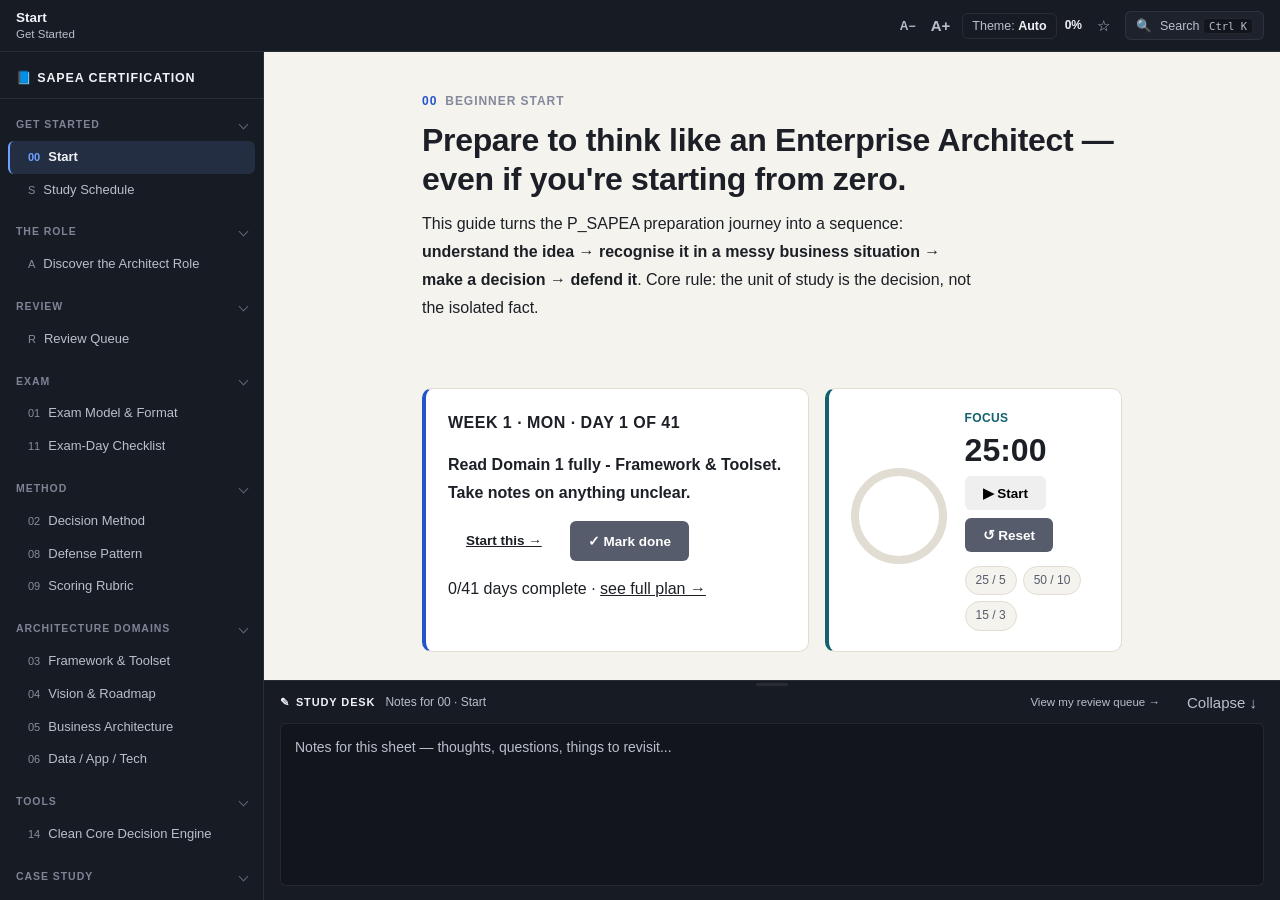
<file: index.html>
<!DOCTYPE html>
<html lang="en">
<head>
    <meta charset="UTF-8">
    <meta name="viewport" content="width=device-width, initial-scale=1.0">
    <title>SAP EA Certification Workspace</title>
    <meta name="description" content="A certification workspace for the SAP Certified Professional - Enterprise Architect (P_SAPEA) exam: study content, decision method, practice scenarios and notes in one place.">
    <meta name="theme-color" content="#12151c">
    <link rel="canonical" href="https://myintp.github.io/SAPEACertification/">
    <meta property="og:type" content="website">
    <meta property="og:url" content="https://myintp.github.io/SAPEACertification/">
    <meta property="og:title" content="SAP EA Certification Workspace">
    <meta property="og:description" content="A certification workspace for the SAP P_SAPEA exam: study content, decision method, practice scenarios and notes in one place.">
    <link rel="icon" href="data:image/svg+xml,%3Csvg xmlns='http://www.w3.org/2000/svg' viewBox='0 0 100 100'%3E%3Crect width='100' height='100' rx='18' fill='%232454c9'/%3E%3Ctext x='50' y='68' font-size='58' font-family='Arial, sans-serif' font-weight='bold' fill='white' text-anchor='middle'%3EEA%3C/text%3E%3C/svg%3E">
    <link rel="stylesheet" href="styles.css">
    <script src="display.js"></script>
</head>
<body>
<div id="appShell">

    <!-- ================= CONTEXT BAR ================= -->
    <header id="contextBar">
        <button id="navDrawerToggle" class="icon-btn" aria-label="Toggle navigation" aria-expanded="false" aria-controls="sidebarNav">☰</button>
        <div class="context-crumb">
            <span class="context-crumb__title" id="ctxTitle">Start</span>
            <span class="context-crumb__path" id="ctxPath">Get Started</span>
        </div>
        <div class="context-bar__spacer"></div>
        <div class="context-bar__actions">
            <div class="display-controls" role="group" aria-label="Display settings">
                <button id="displaySmaller" class="icon-btn display-size display-size--down" type="button" aria-label="Decrease text size">A−</button>
                <button id="displayLarger" class="icon-btn display-size display-size--up" type="button" aria-label="Increase text size">A+</button>
                <button id="displayTheme" class="display-theme" type="button" aria-label="Change theme"><span class="display-theme__prefix">Theme: </span><span class="display-theme__value">Auto</span></button>
            </div>
            <span class="context-progress" title="Checklist progress (Sheet 12)">
                <span class="context-progress__value" id="ctxProgressValue">0%</span>
            </span>
            <button id="bookmarkToggle" class="icon-btn" aria-pressed="false" aria-label="Bookmark this sheet" title="Bookmark this sheet">☆</button>
            <button id="searchTrigger" class="search-trigger" aria-haspopup="dialog" aria-controls="searchDialog" aria-label="Search the certification workspace">
                🔍 <span class="search-trigger__text">Search <kbd>Ctrl K</kbd></span>
            </button>
        </div>
        <div id="readingProgress" aria-hidden="true"></div>
    </header>

    <div id="fileProtocolBanner" hidden>
        ⚠️ You've opened this file directly (<code>file://</code>) — domain deep-dives and linked docs won't load. Serve this folder with a local server instead (e.g. <code>python -m http.server</code>) and open it via <code>http://localhost</code>, or use the live site.
    </div>

    <!-- ================= SIDEBAR NAVIGATION ================= -->
    <nav id="sidebarNav" aria-label="Certification map">
        <div class="sidebar-brand">📘 SAPEA Certification</div>
        <div class="nav-groups">

            <details class="nav-group" open data-group-id="get-started">
                <summary>Get Started</summary>
                <ul>
                    <li><a class="nav-item" href="#sheet-00"><span class="nav-item__code">00</span><span class="nav-item__label">Start</span><span class="nav-item__note-dot" aria-hidden="true"></span></a></li>
                    <li><a class="nav-item" href="#sheet-schedule"><span class="nav-item__code">S</span><span class="nav-item__label">Study Schedule</span><span class="nav-item__note-dot" aria-hidden="true"></span></a></li>
                </ul>
            </details>

            <details class="nav-group" open data-group-id="the-role">
                <summary>The Role</summary>
                <ul>
                    <li><a class="nav-item" href="#sheet-role"><span class="nav-item__code">A</span><span class="nav-item__label">Discover the Architect Role</span><span class="nav-item__note-dot" aria-hidden="true"></span></a></li>
                </ul>
            </details>

            <details class="nav-group" open data-group-id="review">
                <summary>Review</summary>
                <ul>
                    <li><a class="nav-item" href="#sheet-review"><span class="nav-item__code">R</span><span class="nav-item__label">Review Queue</span><span class="nav-item__note-dot" aria-hidden="true"></span></a></li>
                </ul>
            </details>

            <details class="nav-group" open data-group-id="exam">
                <summary>Exam</summary>
                <ul>
                    <li><a class="nav-item" href="#sheet-01"><span class="nav-item__code">01</span><span class="nav-item__label">Exam Model &amp; Format</span><span class="nav-item__note-dot" aria-hidden="true"></span></a></li>
                    <li><a class="nav-item" href="#sheet-11"><span class="nav-item__code">11</span><span class="nav-item__label">Exam-Day Checklist</span><span class="nav-item__note-dot" aria-hidden="true"></span></a></li>
                </ul>
            </details>

            <details class="nav-group" open data-group-id="method">
                <summary>Method</summary>
                <ul>
                    <li><a class="nav-item" href="#sheet-02"><span class="nav-item__code">02</span><span class="nav-item__label">Decision Method</span><span class="nav-item__note-dot" aria-hidden="true"></span></a></li>
                    <li><a class="nav-item" href="#sheet-08"><span class="nav-item__code">08</span><span class="nav-item__label">Defense Pattern</span><span class="nav-item__note-dot" aria-hidden="true"></span></a></li>
                    <li><a class="nav-item" href="#sheet-09"><span class="nav-item__code">09</span><span class="nav-item__label">Scoring Rubric</span><span class="nav-item__note-dot" aria-hidden="true"></span></a></li>
                </ul>
            </details>

            <details class="nav-group" open data-group-id="architecture">
                <summary>Architecture Domains</summary>
                <ul>
                    <li><a class="nav-item" href="#sheet-03"><span class="nav-item__code">03</span><span class="nav-item__label">Framework &amp; Toolset</span><span class="nav-item__note-dot" aria-hidden="true"></span></a></li>
                    <li><a class="nav-item" href="#sheet-04"><span class="nav-item__code">04</span><span class="nav-item__label">Vision &amp; Roadmap</span><span class="nav-item__note-dot" aria-hidden="true"></span></a></li>
                    <li><a class="nav-item" href="#sheet-05"><span class="nav-item__code">05</span><span class="nav-item__label">Business Architecture</span><span class="nav-item__note-dot" aria-hidden="true"></span></a></li>
                    <li><a class="nav-item" href="#sheet-06"><span class="nav-item__code">06</span><span class="nav-item__label">Data / App / Tech</span><span class="nav-item__note-dot" aria-hidden="true"></span></a></li>
                </ul>
            </details>

            <details class="nav-group" open data-group-id="tools">
                <summary>Tools</summary>
                <ul>
                    <li><a class="nav-item" href="#sheet-clean-core-tool"><span class="nav-item__code">14</span><span class="nav-item__label">Clean Core Decision Engine</span><span class="nav-item__note-dot" aria-hidden="true"></span></a></li>
                </ul>
            </details>

            <details class="nav-group" open data-group-id="case-study">
                <summary>Case Study</summary>
                <ul>
                    <li><a class="nav-item" href="#sheet-07"><span class="nav-item__code">07</span><span class="nav-item__label">Connected Case</span><span class="nav-item__note-dot" aria-hidden="true"></span></a></li>
                    <li><a class="nav-item" href="#sheet-wanderlust"><span class="nav-item__code">15</span><span class="nav-item__label">Wanderlust Case Hub</span><span class="nav-item__note-dot" aria-hidden="true"></span></a></li>
                </ul>
            </details>

            <details class="nav-group" open data-group-id="practice">
                <summary>Practice</summary>
                <ul>
                    <li><a class="nav-item" href="#sheet-practice"><span class="nav-item__code">Q</span><span class="nav-item__label">Scenario Quizzes &amp; Cases</span><span class="nav-item__note-dot" aria-hidden="true"></span></a></li>
                    <li><a class="nav-item" href="#sheet-flashcards"><span class="nav-item__code">F</span><span class="nav-item__label">Flashcard Drill</span><span class="nav-item__note-dot" aria-hidden="true"></span></a></li>
                    <li><a class="nav-item" href="#sheet-assessment"><span class="nav-item__code">A2</span><span class="nav-item__label">Foundations Assessment</span><span class="nav-item__note-dot" aria-hidden="true"></span></a></li>
                </ul>
            </details>

            <details class="nav-group" open data-group-id="reference">
                <summary>Reference</summary>
                <ul>
                    <li><a class="nav-item" href="#sheet-10"><span class="nav-item__code">10</span><span class="nav-item__label">Official Resources</span><span class="nav-item__note-dot" aria-hidden="true"></span></a></li>
                    <li><a class="nav-item" href="#sheet-companions"><span class="nav-item__code">C</span><span class="nav-item__label">Study Companions</span><span class="nav-item__note-dot" aria-hidden="true"></span></a></li>
                </ul>
            </details>

            <details class="nav-group" open data-group-id="certification">
                <summary>Certification</summary>
                <ul>
                    <li><a class="nav-item" href="#sheet-cert"><span class="nav-item__code">13</span><span class="nav-item__label">Certification Track</span><span class="nav-item__note-dot" aria-hidden="true"></span></a></li>
                </ul>
            </details>

            <details class="nav-group" open data-group-id="tracker">
                <summary>Progress</summary>
                <ul>
                    <li><a class="nav-item" href="#sheet-12"><span class="nav-item__code">12</span><span class="nav-item__label">Tracker</span><span class="nav-item__note-dot" aria-hidden="true"></span></a></li>
                </ul>
            </details>

        </div>
        <div class="sidebar-footer">
            <a href="https://github.com/MyintP/SAPEACertification" target="_blank" rel="noopener">GitHub</a>
            &nbsp;·&nbsp;
            <a href="https://learning.sap.com/get-certified" target="_blank" rel="noopener">SAP Learning</a>
        </div>
    </nav>

    <div id="navBackdrop"></div>

    <!-- ================= WORKSPACE ================= -->
    <div id="workspace">
        <main id="contentCanvas">

            <!-- SHEET 00 -->
            <article class="sheet" id="sheet-00" data-title="Start" data-group="Get Started" data-code="00">
                <div class="sheet-inner">
                    <div class="sheet-header">
                        <div class="sheet-kicker"><span class="sheet-kicker__code">00</span><span>Beginner Start</span></div>
                        <h1 class="sheet-title">Prepare to think like an Enterprise Architect — even if you're starting from zero.</h1>
                        <p class="sheet-lede">This guide turns the P_SAPEA preparation journey into a sequence: <strong>understand the idea → recognise it in a messy business situation → make a decision → defend it</strong>. Core rule: the unit of study is the decision, not the isolated fact.</p>
                    </div>

                    <div class="today-dashboard">
                        <div class="today-card" id="todayFocusCard">
                            <p class="today-focus__label">Loading your plan…</p>
                        </div>
                        <div class="today-card timer-card" id="studyTimerCard">
                            <div class="timer-card__gauge" id="timerGauge"></div>
                            <div class="timer-card__body">
                                <span class="timer-card__mode" id="timerModeLabel">Focus</span>
                                <span class="timer-card__display" id="timerDisplay">25:00</span>
                                <div class="timer-card__controls">
                                    <button type="button" class="btn btn-primary" id="timerStartBtn">▶ Start</button>
                                    <button type="button" class="btn btn-secondary" id="timerPauseBtn" hidden>⏸ Pause</button>
                                    <button type="button" class="btn btn-secondary" id="timerResetBtn">↺ Reset</button>
                                </div>
                                <div class="timer-card__presets">
                                    <button type="button" class="timer-preset-btn" data-focus="25" data-break="5">25 / 5</button>
                                    <button type="button" class="timer-preset-btn" data-focus="50" data-break="10">50 / 10</button>
                                    <button type="button" class="timer-preset-btn" data-focus="15" data-break="3">15 / 3</button>
                                </div>
                            </div>
                        </div>
                    </div>

                    <div class="card-grid">
                        <div class="info-card">
                            <h3>📖 Learn</h3>
                            <p>Understand the vocabulary, architecture layers and SAP methods.</p>
                        </div>
                        <div class="info-card">
                            <h3>🔧 Apply</h3>
                            <p>Use the ideas on a connected enterprise scenario.</p>
                        </div>
                        <div class="info-card">
                            <h3>🛡️ Defend</h3>
                            <p>Explain why your recommendation is appropriate, including trade-offs and risks.</p>
                        </div>
                    </div>

                    <h4>How this workspace and SAP Learning fit together</h4>
                    <p>This workspace does not replace SAP Learning — it can't. SAP Learning is the system of record: it hosts the official courses, issues the certification, and is where the exam is actually booked and sat. Nothing here duplicates that.</p>
                    <div class="table-scroll">
                        <table class="table-standard">
                            <thead>
                                <tr><th>SAP Learning does</th><th>This site does</th></tr>
                            </thead>
                            <tbody>
                                <tr><td>Official courses, the Learning Journey, exam registration and delivery, the current Scenario-Based Assessment FAQ.</td><td>The synthesis layer SAP Learning doesn't: one page per domain explaining the "so what," a scored quiz bank, decide-then-defend case practice, and a single tracker across all of it.</td></tr>
                            </tbody>
                        </table>
                    </div>
                    <p class="sheet-footnote">Practically: read a sheet here first for the shape of the domain, do the linked <a href="#sheet-10">official resource</a> for the primary-source depth, then come back and prove it stuck in <a href="#sheet-practice">Practice</a>. Book and sit the exam on SAP Learning — always check the live <a href="https://learning.sap.com/certifications/sap-certified-professional-sap-enterprise-architect" target="_blank" rel="noopener">P_SAPEA certification page</a> before relying on anything here for exam mechanics.</p>

                    <h4>How to use this workspace</h4>
                    <ul>
                        <li>Don't decide what to study — the <strong>Today's Focus</strong> card above always shows your next day. Click it, do it, mark it done.</li>
                        <li>Start with <a href="#sheet-role">Discover the Enterprise Architect Role</a> to orient to the job itself before the platform mechanics.</li>
                        <li>Read the beginner sections in order using the left-hand map.</li>
                        <li>Do the connected case without looking at the model answer.</li>
                        <li>Score yourself using the rubric.</li>
                        <li>Repeat until you can explain the reasoning clearly and efficiently.</li>
                        <li>Use <a href="#sheet-practice">Practice</a> to check domain knowledge as you go, and the Study Desk below to keep notes per sheet.</li>
                    </ul>
                </div>
            </article>

            <!-- SHEET: STUDY SCHEDULE -->
            <article class="sheet" id="sheet-schedule" data-title="Study Schedule" data-group="Get Started" data-code="S">
                <div class="sheet-inner">
                    <div class="sheet-header">
                        <div class="sheet-kicker"><span class="sheet-kicker__code">S</span><span>Get Started</span></div>
                        <h1 class="sheet-title">Your 6-week study schedule</h1>
                        <p class="sheet-lede">Self-paced, not calendar-paced — checking a day off just advances what the Start sheet shows you next. Skip a real day and nothing "falls behind"; you pick up exactly where you left off.</p>
                    </div>

                    <div id="scheduleList"><p class="sheet-footnote">Loading schedule…</p></div>

                    <h4>Flashcard-worthy recall items</h4>
                    <div class="table-scroll">
                        <table class="table-standard">
                            <thead><tr><th>Front</th><th>Back</th></tr></thead>
                            <tbody>
                                <tr><td>5 SAP EA Building Blocks</td><td>Methodology, Reference Content, Tooling, Practice, Services</td></tr>
                                <tr><td>BMC Block 3</td><td>Channels</td></tr>
                                <tr><td>BMC Block 6</td><td>Key Resources</td></tr>
                                <tr><td>Opponent action</td><td>Satisfy</td></tr>
                                <tr><td>Promoter action</td><td>Actively engage</td></tr>
                                <tr><td>Max Architecture Principles</td><td>10–20</td></tr>
                                <tr><td>MECE</td><td>Mutually Exclusive + Collectively Exhaustive</td></tr>
                                <tr><td>Key User extensibility runs where?</td><td>On S/4HANA (in-app, no code)</td></tr>
                                <tr><td>Side-by-Side runs where?</td><td>On SAP BTP</td></tr>
                                <tr><td>Brownfield = ?</td><td>System conversion — existing SAP → S/4HANA, preserve config</td></tr>
                                <tr><td>TOGAF "Driver" → SAP EA term</td><td>Strategic Priority</td></tr>
                                <tr><td>Business Footprint = ?</td><td>Cross-domain X-ray: strategy → capabilities → solutions → tech</td></tr>
                                <tr><td>LeanIX primary role</td><td>Architecture / Application Portfolio Management</td></tr>
                                <tr><td>Signavio primary role</td><td>Business Process Management &amp; Analysis</td></tr>
                                <tr><td>Cloud ALM primary role</td><td>Project Execution + Operations Monitoring</td></tr>
                            </tbody>
                        </table>
                    </div>

                    <div class="pattern pattern--tip">
                        <span class="pattern__label">Pacing</span>
                        <p>Behind on a domain? Spend an extra day before moving on — all four are weighted equally, so a weak one isn't compensated by a strong one. Ahead? Use the extra time on case-study practice. Exam delayed? Come back to the domain quizzes weekly to hold retention.</p>
                    </div>

                    <p class="sheet-footnote">Full plan with source notes: <a href="docs.html?file=docs/study-plan.md" target="_blank" rel="noopener">docs/study-plan.md →</a></p>
                </div>
            </article>

            <!-- SHEET: THE ROLE -->
            <article class="sheet" id="sheet-role" data-title="Discover the Enterprise Architect Role" data-group="The Role" data-code="A">
                <div class="sheet-inner">
                    <div class="sheet-header">
                        <div class="sheet-kicker"><span class="sheet-kicker__code">A</span><span>The Role</span></div>
                        <h1 class="sheet-title">What an Enterprise Architect actually does</h1>
                        <p class="sheet-lede">Orient to the job before the platform mechanics. One sentence frames almost everything that follows: <strong>business and IT speak different languages and make decisions independently — an Enterprise Architect exists to force alignment between them.</strong></p>
                    </div>

                    <h2>Enterprise Architect vs. Technical Architect</h2>
                    <p>The two roles get conflated constantly — including on the exam. The distinction that actually matters:</p>
                    <div class="table-scroll">
                        <table class="table-standard">
                            <thead><tr><th></th><th>Enterprise Architect</th><th>Technical Architect</th></tr></thead>
                            <tbody>
                                <tr><td>Level</td><td>Strategic — aligns IT strategy with business transformation goals</td><td>Implementation — the technical details of delivery</td></tr>
                                <tr><td>Scope</td><td>Cross-org, cross-cloud, cross-platform</td><td>One system, one project, one domain</td></tr>
                                <tr><td>In tech-heavy orgs</td><td>Can take on more technical responsibility — the boundary blurs</td><td>Does not take on EA's strategic or governance responsibilities</td></tr>
                            </tbody>
                        </table>
                    </div>
                    <div class="pattern pattern--important">
                        <span class="pattern__label">Trap</span>
                        <p>The exam tests this distinction directly: end-to-end IT governance and driving corporate vision belong to EA, never to a technical architect — no matter how senior.</p>
                    </div>

                    <h2>The traits that actually create business value</h2>
                    <ul>
                        <li><strong>Tech-savvy</strong> — advocates for approaches like cloud-native and DevOps to improve efficiency, without chasing technology for its own sake.</li>
                        <li><strong>Data-driven</strong> — decisions are based on data and evidence, not intuition or seniority.</li>
                        <li><strong>Agile mindset</strong> — balances fast development cycles with the compliance and security the business actually needs.</li>
                        <li><strong>Large scope</strong> — makes decentralised and centralised architectures work together, rather than picking one dogmatically.</li>
                        <li><strong>Evangelistic</strong> — champions and drives change; resisting change to protect stability is the opposite of this trait.</li>
                    </ul>

                    <h2>T-shaped and I-shaped, at the same time</h2>
                    <p><strong>T-shaped</strong> — broad enough to connect every business domain and hold a conversation with anyone from finance to infrastructure. <strong>I-shaped</strong> — deep enough in at least one area to lead a focused project without needing a translator. An EA needs both: broad enough for cross-domain alignment, deep enough to stay credible on at least one thing.</p>

                    <h2>The three C-suite perspectives EA must serve</h2>
                    <div class="table-scroll">
                        <table class="table-standard">
                            <thead><tr><th>Executive</th><th>Their focus</th><th>What EA delivers for them</th></tr></thead>
                            <tbody>
                                <tr><td>CEO</td><td>Evolving the business, adopting innovation</td><td>Business transformation, M&amp;A support, capability gap closure</td></tr>
                                <tr><td>CFO</td><td>Reducing complexity, optimising cost</td><td>Landscape rationalisation, TCO reduction, public cloud strategy</td></tr>
                                <tr><td>CIO</td><td>Managing complexity, enabling the future state</td><td>Simplification, clean architecture, landscape consolidation</td></tr>
                            </tbody>
                        </table>
                    </div>
                    <p>Every architecture decision worth defending should be traceable back to at least one of these three. If it isn't, ask why it's being made at all.</p>

                    <h2>Influence without authority</h2>
                    <p>An Enterprise Architect rarely has the authority to make a business unit do anything. The job runs on stakeholder mapping, credibility built through reasoning rather than job title, and artifacts like an Architecture Point of View that make a recommendation stick without a mandate. See <a href="#sheet-04">04 Vision &amp; Roadmap</a> for the Stakeholder Map artifact this depends on.</p>

                    <p class="sheet-footnote">This sheet's role-vs-technical-architect distinction, EA traits, and T/I-shaped framing are drawn from and cross-checked against SAP's own "Discovering SAP Enterprise Architecture" assessment content — read the full <a href="docs.html?file=quiz/discovering-sap-ea-assessment.md" target="_blank" rel="noopener">30-question assessment with explanations →</a> (not yet wired in as a live scored quiz — several of its questions are multiple-answer, which needs different scoring logic than the single-answer quizzes in <a href="#sheet-practice">Practice</a>). The C-suite table is this repository's own synthesis.</p>
                </div>
            </article>

            <!-- SHEET: REVIEW -->
            <article class="sheet" id="sheet-review" data-title="Review" data-group="Study" data-code="R">
                <div class="sheet-inner">
                    <div class="sheet-header">
                        <div class="sheet-kicker"><span class="sheet-kicker__code">R</span><span>Study</span></div>
                        <h1 class="sheet-title">Review</h1>
                        <p class="sheet-lede">Your study queue — what you've bookmarked, where you've left notes, and where to pick practice back up.</p>
                    </div>

                    <div class="review-filters" role="group" aria-label="Filter review queue">
                        <button type="button" class="review-filter is-active" data-filter="all" aria-pressed="true">All</button>
                        <button type="button" class="review-filter" data-filter="wrong" aria-pressed="false">Needs Review</button>
                        <button type="button" class="review-filter" data-filter="bookmarked" aria-pressed="false">Bookmarked</button>
                        <button type="button" class="review-filter" data-filter="notes" aria-pressed="false">Has Notes</button>
                        <button type="button" class="review-filter" data-filter="practice" aria-pressed="false">Practice</button>
                    </div>

                    <div id="reviewHubContent"></div>
                </div>
            </article>

            <!-- SHEET 01 -->
            <article class="sheet" id="sheet-01" data-title="Exam Model &amp; Format" data-group="Exam" data-code="01">
                <div class="sheet-inner">
                    <div class="sheet-header">
                        <div class="sheet-kicker"><span class="sheet-kicker__code">01</span><span>Current Exam Model</span></div>
                        <h1 class="sheet-title">What changed?</h1>
                    </div>

                    <p>Since 2026, SAP has been moving its certification portfolio from multiple-choice recognition tests toward performance-based practical assessments. SAP describes two broad practical formats: <strong>System-Based Assessment</strong> (execute and validate tasks in a live system) and <strong>Scenario-Based Assessment</strong> (reason through a connected business situation). P_SAPEA uses the Scenario-Based Assessment format — typically completed either through an AI-guided roleplay interview or by recording a video for human review.</p>

                    <div class="pattern pattern--important">
                        <span class="pattern__label">Important</span>
                        <p><strong>Do not hard-code exam mechanics.</strong> Question counts, timing, and pass marks for the <em>legacy</em> multiple-choice version of this exam (40 questions, 3 hours, 80% pass mark, Wanderlust case study) do not reliably describe the current Scenario-Based Assessment. The exact structure, duration, attempt limits and scoring method are shown on the official P_SAPEA certification page and the <a href="https://learning.sap.com/helpcenter/certification-support/scenario-based-assessment-faqs" target="_blank" rel="noopener">Scenario-Based Assessment FAQ</a>. Check both immediately before your exam.</p>
                    </div>

                    <h2>Old habit vs. better habit</h2>
                    <div class="table-scroll">
                        <table class="table-standard">
                            <thead>
                                <tr><th>Old study habit</th><th>Better habit now</th></tr>
                            </thead>
                            <tbody>
                                <tr><td>Memorise answer keys</td><td>Learn how to reason from objectives and constraints</td></tr>
                                <tr><td>Study isolated definitions</td><td>Connect concepts across business, application, data and technology</td></tr>
                                <tr><td>Optimise for one "correct" design</td><td>Explain a defensible design and its trade-offs</td></tr>
                                <tr><td>Ignore the clock</td><td>Practise concise, structured responses out loud — the scenario format rewards articulate reasoning, not just a written answer</td></tr>
                            </tbody>
                        </table>
                    </div>
                </div>
            </article>

            <!-- SHEET 02 -->
            <article class="sheet" id="sheet-02" data-title="Decision Method" data-group="Method" data-code="02">
                <div class="sheet-inner">
                    <div class="sheet-header">
                        <div class="sheet-kicker"><span class="sheet-kicker__code">02</span><span>Decision Method</span></div>
                        <h1 class="sheet-title">KNOW → RECOGNIZE → DECIDE → DEFEND</h1>
                        <p class="sheet-lede">Use the same mental loop for every topic.</p>
                    </div>

                    <div class="card-grid card-grid--narrow breakout">
                        <div class="info-card info-card--flat">
                            <h4>❓ What is it?</h4>
                            <p>Learn the concept, artifact, method or architecture layer.</p>
                        </div>
                        <div class="info-card info-card--flat">
                            <h4>🔍 When does it matter?</h4>
                            <p>Spot the signal in a scenario: duplication, risk, strategic change, integration complexity, regulatory constraint, and so on.</p>
                        </div>
                        <div class="info-card info-card--flat">
                            <h4>⚡ What would you do?</h4>
                            <p>Select an approach that fits the business objective, constraints, maturity and target state.</p>
                        </div>
                        <div class="info-card info-card--flat">
                            <h4>💡 Why this choice?</h4>
                            <p>Explain rationale, alternatives, trade-offs, risks, sequencing and validation.</p>
                        </div>
                    </div>

                    <div class="pattern pattern--example">
                        <span class="pattern__label">Example</span>
                        <p>"Given [objective] and [constraints], I recommend [decision] because [reason]. The main trade-off is [trade-off]. I would manage the risk by [mitigation] and validate it through [evidence]."</p>
                    </div>
                </div>
            </article>

            <!-- SHEET 03 -->
            <article class="sheet" id="sheet-03" data-title="Framework &amp; Toolset" data-group="Architecture Domains" data-code="03">
                <div class="sheet-inner">
                    <div class="sheet-header">
                        <div class="sheet-kicker"><span class="sheet-kicker__code">03</span><span>Skill Area 1</span></div>
                        <h1 class="sheet-title">Enterprise Architecture Framework &amp; Toolset</h1>
                        <p class="sheet-lede">Think of the framework as a way to move from business intent to a coherent, governable architecture and roadmap.</p>
                    </div>

                    <div class="flow-diagram breakout">
                        Vision → Requirements &amp; Decisions → Business → Application / Data / Technology → Opportunities &amp; Solutions → Roadmap
                    </div>

                    <ul>
                        <li><strong>Business strategy</strong> must translate into explicit architecture requirements.</li>
                        <li><strong>Architecture artifacts</strong> are communication and decision tools, not decoration.</li>
                        <li><strong>SAP reference architecture</strong> content helps connect business needs to SAP solution possibilities.</li>
                        <li><strong>SAP LeanIX and SAP Signavio</strong> can support different parts of the architecture and process picture.</li>
                        <li>Always ask: <em>who needs this artifact, what decision does it support, and what evidence feeds it?</em></li>
                    </ul>

                    <div class="pattern pattern--tip">
                        <span class="pattern__label">Six Principles</span>
                        <p>Every scenario answer should hold up against six guard rails — most importantly Principle 1: map the business capability before naming a product. Full table with applied examples below.</p>
                    </div>

                    <hr class="sheet-divider">
                    <h2 class="deep-dive-heading">📖 Full Deep-Dive</h2>
                    <div class="deep-dive-inline" id="domain03DeepDive"><p class="sheet-footnote">Loading the full deep-dive…</p></div>

                    <div class="sheet-cta">
                        <a class="btn btn-primary" href="#sheet-practice">🎯 Test yourself: Domain 1 quiz →</a>
                        <a class="btn btn-secondary" href="docs.html?file=domains/01-framework-toolset.md" target="_blank" rel="noopener">Open as its own page →</a>
                    </div>
                </div>
            </article>

            <!-- SHEET 04 -->
            <article class="sheet" id="sheet-04" data-title="Vision &amp; Roadmap" data-group="Architecture Domains" data-code="04">
                <div class="sheet-inner">
                    <div class="sheet-header">
                        <div class="sheet-kicker"><span class="sheet-kicker__code">04</span><span>Skill Area 2</span></div>
                        <h1 class="sheet-title">Architecture Vision &amp; Roadmap</h1>
                        <p class="sheet-lede">The architect's job is not simply to draw a target state. The job is to create a credible path from the current situation to a better business outcome.</p>
                    </div>

                    <div class="card-grid card-grid--2col breakout">
                        <div class="info-card info-card--flat">
                            <h4>Vision</h4>
                            <ul style="font-size: 14px; padding-left: 20px; margin-bottom: 0;">
                                <li>Business objectives</li>
                                <li>Stakeholders</li>
                                <li>Current-state pain</li>
                                <li>Target capabilities</li>
                                <li>Scope and constraints</li>
                                <li>Success measures</li>
                            </ul>
                        </div>
                        <div class="info-card info-card--flat">
                            <h4>Roadmap</h4>
                            <ul style="font-size: 14px; padding-left: 20px; margin-bottom: 0;">
                                <li>Prioritised initiatives</li>
                                <li>Dependencies</li>
                                <li>Sequencing</li>
                                <li>Value and risk</li>
                                <li>Transition states</li>
                                <li>Governance and decision points</li>
                            </ul>
                        </div>
                    </div>

                    <div class="pattern pattern--tip">
                        <span class="pattern__label">Exam Tip</span>
                        <p>When the scenario gives you many problems, do not solve them all at once. Establish the strategic objective, identify dependencies, then sequence the work.</p>
                    </div>

                    <hr class="sheet-divider">
                    <h2 class="deep-dive-heading">📖 Full Deep-Dive</h2>
                    <div class="deep-dive-inline" id="domain04DeepDive"><p class="sheet-footnote">Loading the full deep-dive…</p></div>

                    <div class="sheet-cta">
                        <a class="btn btn-primary" href="#sheet-practice">🎯 Test yourself: Domain 2 quiz →</a>
                        <a class="btn btn-secondary" href="docs.html?file=domains/02-vision-roadmap.md" target="_blank" rel="noopener">Open as its own page →</a>
                    </div>
                </div>
            </article>

            <!-- SHEET 05 -->
            <article class="sheet" id="sheet-05" data-title="Business Architecture" data-group="Architecture Domains" data-code="05">
                <div class="sheet-inner">
                    <div class="sheet-header">
                        <div class="sheet-kicker"><span class="sheet-kicker__code">05</span><span>Skill Area 3</span></div>
                        <h1 class="sheet-title">Business Architecture</h1>
                        <p class="sheet-lede"><strong>Start with what the business needs to be able to do before jumping to software.</strong></p>
                    </div>

                    <div class="pattern pattern--definition">
                        <span class="pattern__label">Definition</span>
                        <h4>Capability</h4>
                        <p>What the business is able to do, independent of the detailed process used to do it.</p>
                        <p class="trap-text">⚠️ Trap: confusing a capability with a process or application.</p>
                    </div>

                    <div class="pattern pattern--definition">
                        <span class="pattern__label">Definition</span>
                        <h4>Process</h4>
                        <p>How work flows from one activity to another to create an outcome.</p>
                        <p class="trap-text">⚠️ Trap: optimising a process without checking whether it supports the strategic objective.</p>
                    </div>

                    <h4>When reading a case, ask:</h4>
                    <ul>
                        <li>What business outcome is changing?</li>
                        <li>Which capabilities must improve or appear?</li>
                        <li>Which processes are creating the problem?</li>
                        <li>Which stakeholders own the outcome?</li>
                        <li>What evidence would prove the architecture is working?</li>
                    </ul>

                    <hr class="sheet-divider">
                    <h2 class="deep-dive-heading">📖 Full Deep-Dive</h2>
                    <div class="deep-dive-inline" id="domain05DeepDive"><p class="sheet-footnote">Loading the full deep-dive…</p></div>

                    <div class="sheet-cta">
                        <a class="btn btn-primary" href="#sheet-practice">🎯 Test yourself: Domain 3 quiz →</a>
                        <a class="btn btn-secondary" href="docs.html?file=domains/03-business-architecture.md" target="_blank" rel="noopener">Open as its own page →</a>
                    </div>
                </div>
            </article>

            <!-- SHEET 06 -->
            <article class="sheet" id="sheet-06" data-title="Data / App / Tech" data-group="Architecture Domains" data-code="06">
                <div class="sheet-inner">
                    <div class="sheet-header">
                        <div class="sheet-kicker"><span class="sheet-kicker__code">06</span><span>Skill Area 4</span></div>
                        <h1 class="sheet-title">Data, Application &amp; Technology Architecture</h1>
                    </div>

                    <div class="card-grid card-grid--wide breakout">
                        <div class="info-card info-card--flat">
                            <h4>📊 What information?</h4>
                            <p>Ownership, quality, lifecycle, privacy, residency, integration and access.</p>
                        </div>
                        <div class="info-card info-card--flat">
                            <h4>⚙️ What capabilities are supported?</h4>
                            <p>Application responsibilities, boundaries, interfaces, duplication and fit with business capabilities.</p>
                        </div>
                        <div class="info-card info-card--flat">
                            <h4>🖥️ What enables it?</h4>
                            <p>Platforms, infrastructure, security, connectivity, operations and non-functional requirements.</p>
                        </div>
                    </div>

                    <div class="pattern pattern--definition">
                        <span class="pattern__label">Definition</span>
                        <h4>Clean Core</h4>
                        <p>Use the core product as intended and avoid unnecessary modifications that make upgrades and lifecycle management harder. Where appropriate, extensions can be designed outside or alongside the core using SAP's supported extensibility approaches.</p>
                    </div>

                    <div class="pattern pattern--definition">
                        <span class="pattern__label">Definition</span>
                        <h4>Public vs private cloud</h4>
                        <p>Do not memorise "public is good" or "private is good." Evaluate standardisation, fit-to-standard expectations, required flexibility, operational model, integration, lifecycle and business constraints.</p>
                    </div>

                    <h4>Integration &amp; regulatory thinking</h4>
                    <ul>
                        <li>Identify the business event or data exchange first.</li>
                        <li>Then decide the integration responsibility and pattern.</li>
                        <li>Check security, privacy, residency and regulatory constraints.</li>
                        <li>Prefer the simplest sustainable architecture that meets the requirement.</li>
                    </ul>

                    <hr class="sheet-divider">
                    <h2 class="deep-dive-heading">📖 Full Deep-Dive</h2>
                    <div class="deep-dive-inline" id="domain06DeepDive"><p class="sheet-footnote">Loading the full deep-dive…</p></div>

                    <div class="sheet-cta">
                        <a class="btn btn-primary" href="#sheet-practice">🎯 Test yourself: Domain 4 quiz →</a>
                        <a class="btn btn-secondary" href="docs.html?file=domains/04-data-app-tech.md" target="_blank" rel="noopener">Open as its own page →</a>
                    </div>
                </div>
            </article>

            <!-- SHEET: CLEAN CORE DECISION ENGINE -->
            <article class="sheet" id="sheet-clean-core-tool" data-title="Clean Core Decision Engine" data-group="Tools" data-code="14">
                <div class="sheet-inner">
                    <div class="sheet-header">
                        <div class="sheet-kicker"><span class="sheet-kicker__code">14</span><span>Interactive Tool</span></div>
                        <h1 class="sheet-title">Clean Core Decision Engine</h1>
                        <p class="sheet-lede">Pick the scenario that matches what you're trying to build, and see which extensibility path — and which Clean Core outcome — it leads to.</p>
                    </div>

                    <p>Every SAP S/4HANA extension question on the exam reduces to the same three-way fork. Choose the case that fits:</p>

                    <div class="decision-engine">
                        <div class="card-grid card-grid--narrow">
                            <button type="button" class="decision-card" data-outcome="embedded-abap">
                                <h4>⚙️ Close to the core</h4>
                                <p>Logic needs to run right next to S/4HANA data for a data-intensive ABAP operation.</p>
                            </button>
                            <button type="button" class="decision-card" data-outcome="side-by-side">
                                <h4>🧩 Decoupled &amp; BTP-native</h4>
                                <p>Logic is decoupled, non-ABAP, leans on BTP services (Workflow, AI, Integration), or needs a custom SAP UI5 interface.</p>
                            </button>
                            <button type="button" class="decision-card" data-outcome="table-modification">
                                <h4>🛠️ Modify a standard table</h4>
                                <p>The plan is to directly change a standard SAP database table.</p>
                            </button>
                        </div>

                        <div class="decision-result" hidden></div>
                    </div>

                    <p class="sheet-footnote">Background: <a href="#sheet-06">06 Data / App / Tech</a> covers the Clean Core extension types in full · <a href="docs.html?file=domains/04-data-app-tech.md" target="_blank" rel="noopener">full deep-dive →</a></p>
                </div>
            </article>

            <!-- SHEET 07 -->
            <article class="sheet" id="sheet-07" data-title="Connected Case" data-group="Case Study" data-code="07">
                <div class="sheet-inner">
                    <div class="sheet-header">
                        <div class="sheet-kicker"><span class="sheet-kicker__code">07</span><span>Connected Case</span></div>
                        <h1 class="sheet-title">The Wanderlust-style case</h1>
                        <p class="sheet-lede">Use this fictional case to practise the same reasoning pattern without relying on memorised questions. It is inspired by SAP's classic case-study format, not a reproduction of any current exam content.</p>
                    </div>

                    <div class="pattern pattern--scenario">
                        <span class="pattern__label">Scenario</span>
                        <p>A global manufacturer wants to enter a fast-growing electric-vehicle market. Its business units operate independently, several ERP systems have evolved separately, customer data is duplicated, and leadership wants faster product launches without losing local regulatory control.</p>
                        <p>The CIO asks for an architecture recommendation and a realistic transformation roadmap.</p>
                    </div>

                    <h4>Six linked decisions</h4>
                    <ul>
                        <li><strong>Objective:</strong> What is the primary business outcome?</li>
                        <li><strong>Constraints:</strong> Which business, technology, regulatory and organisational constraints matter most?</li>
                        <li><strong>Business:</strong> Which capabilities and processes must change?</li>
                        <li><strong>Architecture:</strong> What target-state principles and boundaries would you propose?</li>
                        <li><strong>Roadmap:</strong> What should happen first, and why?</li>
                        <li><strong>Governance:</strong> What decisions, stakeholders and measures keep the transformation on track?</li>
                    </ul>

                    <h4>Push your reasoning further</h4>
                    <p>Before you write anything down, be ready to defend your call against these — this is the kind of pointed follow-up a review board or an AI-guided roleplay will actually ask:</p>
                    <ul>
                        <li>The CIO wants one global ERP for speed; regional leaders want to keep local systems for regulatory control. Which one gives, and what do you tell the side that loses?</li>
                        <li>Customer data is duplicated across the separate ERPs today — does unifying it require a single system, or can duplication be resolved a different way?</li>
                        <li>"Faster product launches" and "no loss of local regulatory control" can pull in opposite directions. Where exactly is that tension, and what's your first sequencing move to relieve it?</li>
                        <li>Six months after you present this roadmap, what's the one metric that would tell the CIO it's working — and what would tell them to stop and reconsider?</li>
                    </ul>

                    <div class="pattern pattern--important">
                        <span class="pattern__label">Important</span>
                        <p>📌 Do the case before reading examples. Your first objective is not to find a perfect architecture. It is to demonstrate coherent reasoning.</p>
                    </div>
                    <p class="sheet-footnote">More practice cases with model answers: <a href="#sheet-practice">Practice → Full Practice Cases</a></p>
                </div>
            </article>

            <!-- SHEET: WANDERLUST CASE HUB -->
            <article class="sheet" id="sheet-wanderlust" data-title="Wanderlust Case Hub" data-group="Case Study" data-code="15">
                <div class="sheet-inner">
                    <div class="sheet-header">
                        <div class="sheet-kicker"><span class="sheet-kicker__code">15</span><span>Case Study</span></div>
                        <h1 class="sheet-title">Wanderlust GmbH case hub</h1>
                        <p class="sheet-lede">SAP's own reference case study for the P_SAPEA exam, organised into the three things you actually need to hold in your head at once: the situation, who the stakeholders are, and where the architecture is heading.</p>
                    </div>

                    <div class="pattern pattern--important">
                        <span class="pattern__label">Important</span>
                        <p>📌 Wanderlust GmbH is a real, publicly-published SAP case study — not a fictional company invented for this workspace. Read the source directly at <a href="https://learning.sap.com/enterprise-architect" target="_blank" rel="noopener">learning.sap.com/enterprise-architect</a> before the exam. It is unconfirmed whether the current 2026 Scenario-Based Assessment still references Wanderlust by name — see <a href="#sheet-01">01 Exam Model &amp; Format</a>. Treat this hub as a structured summary to study from, not a substitute for reading the original.</p>
                    </div>

                    <div class="tab-group">
                        <div class="tab-nav" role="tablist">
                            <button type="button" class="tab-btn is-active" data-tab="situation" role="tab">The Situation</button>
                            <button type="button" class="tab-btn" data-tab="stakeholders" role="tab">Stakeholder Blueprint</button>
                            <button type="button" class="tab-btn" data-tab="architecture" role="tab">Target Architecture</button>
                            <button type="button" class="tab-btn" data-tab="decisions" role="tab">Six Decisions</button>
                            <button type="button" class="tab-btn" data-tab="defend" role="tab">Defend It Live</button>
                        </div>

                        <div class="tab-panel" data-tab-panel="situation">
                            <p>Wanderlust GmbH is a German-headquartered manufacturer of conventional fuel-driven cars, with manufacturing facilities and sales operations globally. It's renowned for best-in-class engineering — less so for aftermarket customer service — and has had limited success so far expanding into electric vehicles.</p>
                            <ul>
                                <li>Expanding into EVs via the <strong>"Smart Battery" initiative</strong> — value proposition, cost structure, revenue streams, partners and channels are all still being worked out with stakeholders.</li>
                                <li>Legacy landscape: <strong>three separate SAP ECC instances</strong>, one per continent, evolved independently.</li>
                                <li>The EA practice is at a <strong>"nascent" maturity level</strong> — no dedicated team, no formalised governance yet.</li>
                            </ul>
                        </div>

                        <div class="tab-panel" data-tab-panel="stakeholders" hidden>
                            <ul>
                                <li><strong>CEO</strong> — focused on evolving the business into new business models, particularly the EV/Smart Battery expansion.</li>
                                <li><strong>CIO</strong> — goals centre on Lead-to-Cash capabilities: marketing analytics, lead management and campaign management, especially for the seldom-used legacy marketing application that can't carry the online marketing transformation forward.</li>
                                <li><strong>Top priority: stakeholder involvement.</strong> With EA at nascent maturity and no existing stakeholder map, identifying who the key stakeholders and owners are comes before any tooling or technical decision — see <a href="#sheet-role">Discover the Enterprise Architect Role</a>.</li>
                            </ul>
                        </div>

                        <div class="tab-panel" data-tab-panel="architecture" hidden>
                            <ul>
                                <li>Transition path: legacy ECC → <strong>SAP S/4HANA Cloud</strong> for the digital core, with new capability built on <strong>SAP BTP</strong> — see <a href="#sheet-clean-core-tool">the Clean Core Decision Engine</a> for which extension type fits which requirement.</li>
                                <li><strong>SAP Signavio</strong> maps the business processes (including the Lead-to-Cash variants relevant to Wanderlust's B2C and made-to-order models).</li>
                                <li><strong>SAP LeanIX</strong> documents the IT application portfolio, giving the Business-IT alignment a nascent EA practice needs before it can make credible investment recommendations.</li>
                            </ul>
                        </div>

                        <div class="tab-panel" data-tab-panel="decisions" hidden>
                            <p>Six connected decisions run through the case. Each one constrains the next — this is the "unit of study is the decision" principle applied to a single continuous scenario.</p>
                            <ol>
                                <li><strong>EA maturity → Stakeholder Map first.</strong> Nascent maturity, no stakeholder map, no Architecture Board yet. An architecture without identified owners is a drawing, not a plan — see <a href="#sheet-role">Discover the Enterprise Architect Role</a>.</li>
                                <li><strong>Process-to-capability sequence.</strong> Business Process Modeling (BPM) and the Business Capability Model (BCM) are linked by assigning both to <strong>shared Enterprise Domains</strong>, then ensuring BPM business activities are enabled by BCM business capabilities — never the reverse.</li>
                                <li><strong>Lead-to-Cash capability alignment.</strong> The CIO's online-marketing transformation maps to three named capabilities: <strong>Marketing Campaign Management</strong>, <strong>Lead Management</strong>, and <strong>Marketing Analytics</strong> — capabilities first, SaaS product selection (e.g. a marketing cloud tool) second.</li>
                                <li><strong>Organisation map → Business Roles &amp; Personas.</strong> The CEO wants internal teams and the dealer network activated for the marketing transformation. A generic org chart is too high-level; extending it into specific business roles and personas gives clear ownership boundaries and drives change adoption.</li>
                                <li><strong>Smart Battery alignment via Business Model Canvas.</strong> Value proposition, cost structure, revenue streams, partners and channels were developed in isolation. A <strong>Business Model Canvas</strong> pulls all nine dimensions into one page so they can be reconciled together.</li>
                                <li><strong>Scoping the IBP quick win.</strong> SAP Integrated Business Planning is identified as a fast win for demand/supply planning. Before implementation: a <strong>Fit-Gap Assessment</strong> (what can't be met out-of-the-box), a defined <strong>Solution Context</strong>, and an <strong>Aspirational Solution Concept</strong> — all three baseline the Statement of Architecture Work.</li>
                            </ol>
                        </div>

                        <div class="tab-panel" data-tab-panel="defend" hidden>
                            <p>Practice defending out loud, not just recognising the right answer on paper — that's what the current scenario format actually rewards.</p>

                            <div class="pattern pattern--scenario">
                                <span class="pattern__label">Stakeholder says</span>
                                <p>"We're expanding our EV dealer portal. Buy the CRM license today so developers can start building — why waste time mapping 'business capabilities' first?"</p>
                            </div>
                            <div class="pattern pattern--tip">
                                <span class="pattern__label">Your defense</span>
                                <p>Buying the license first lets the product dictate the business strategy — a Principle 1 violation. Mapping capabilities first defines <em>what</em> Wanderlust must do to support EV dealers; only then can we select the CRM module and size what it needs to integrate with. Skip the sequence and you get redundant applications and expensive rework later.</p>
                            </div>

                            <div class="pattern pattern--scenario">
                                <span class="pattern__label">Developer says</span>
                                <p>"I need logic close to the S/4HANA core. A direct database trigger is faster than a side-by-side BTP extension, and I've documented my code — why block the change?"</p>
                            </div>
                            <div class="pattern pattern--tip">
                                <span class="pattern__label">Your defense</span>
                                <p>Documentation doesn't change the outcome: a direct table trigger breaks the two-way Clean Core guarantee, and the next automated cloud release will break your trigger or the release itself. If the logic genuinely needs to run close to the core, we build it as Developer Extensibility via RAP against released, upgrade-stable APIs — see <a href="#sheet-clean-core-tool">the Clean Core Decision Engine</a>.</p>
                            </div>

                            <div class="pattern pattern--scenario">
                                <span class="pattern__label">Project manager says</span>
                                <p>"We're running agile sprints. The TOGAF ADM is a slow, sequential waterfall — it doesn't fit our timeline."</p>
                            </div>
                            <div class="pattern pattern--tip">
                                <span class="pattern__label">Your defense</span>
                                <p>The ADM is iterative by design — within phases, between phases, and between full cycles, not a single pass. We tailor the depth per area: a competitive differentiator like Smart Battery gets a full deep-dive, while standard supporting processes run at a lighter tailoring level. That gives technical discipline without sacrificing sprint speed.</p>
                            </div>
                        </div>
                    </div>

                    <p class="sheet-footnote">Full prep guide with reading strategy and question patterns: <a href="docs.html?file=quiz/wanderlust-prep.md" target="_blank" rel="noopener">quiz/wanderlust-prep.md →</a></p>
                </div>
            </article>

            <!-- SHEET 08 -->
            <article class="sheet" id="sheet-08" data-title="Defense Pattern" data-group="Method" data-code="08">
                <div class="sheet-inner">
                    <div class="sheet-header">
                        <div class="sheet-kicker"><span class="sheet-kicker__code">08</span><span>Defense Pattern</span></div>
                        <h1 class="sheet-title">The 9-step architecture defense</h1>
                    </div>

                    <div class="card-grid card-grid--wide breakout" style="gap: 12px;">
                        <div class="defense-step"><strong>1. Context</strong><p>"The situation I understand is…"</p></div>
                        <div class="defense-step"><strong>2. Objective</strong><p>"The outcome we need is…"</p></div>
                        <div class="defense-step"><strong>3. Constraints</strong><p>"The constraints that shape the decision are…"</p></div>
                        <div class="defense-step"><strong>4. Recommendation</strong><p>"I would recommend…"</p></div>
                        <div class="defense-step"><strong>5. Architecture rationale</strong><p>"This fits because…"</p></div>
                        <div class="defense-step"><strong>6. Trade-off</strong><p>"The main trade-off is…"</p></div>
                        <div class="defense-step"><strong>7. Risk</strong><p>"The largest risk is…"</p></div>
                        <div class="defense-step"><strong>8. Roadmap</strong><p>"I would sequence the work as…"</p></div>
                        <div class="defense-step"><strong>9. Validation</strong><p>"I would validate the decision through…"</p></div>
                    </div>

                    <div class="pattern pattern--tip">
                        <span class="pattern__label">Tip</span>
                        <p>If you get stuck, return to: <strong>business objective → constraints → decision → rationale → trade-off → next step</strong>.</p>
                    </div>

                    <p>Since the current exam is a spoken/recorded roleplay, practise saying this pattern out loud against the clock — not just writing it down.</p>
                </div>
            </article>

            <!-- SHEET 09 -->
            <article class="sheet" id="sheet-09" data-title="Scoring Rubric" data-group="Method" data-code="09">
                <div class="sheet-inner">
                    <div class="sheet-header">
                        <div class="sheet-kicker"><span class="sheet-kicker__code">09</span><span>Practice &amp; Scoring</span></div>
                        <h1 class="sheet-title">Score the quality of your reasoning</h1>
                        <p class="sheet-lede">Use this 16-point rubric after every connected-case response.</p>
                    </div>

                    <div class="table-scroll breakout">
                        <table class="table-standard" style="font-size: 14px;">
                            <thead>
                                <tr>
                                    <th>Dimension</th>
                                    <th class="center">0</th>
                                    <th class="center">1</th>
                                    <th class="center">2</th>
                                </tr>
                            </thead>
                            <tbody>
                                <tr><td>Business alignment</td><td class="center">Missing</td><td class="center">Partial</td><td class="center">Explicit</td></tr>
                                <tr><td>Constraints</td><td class="center">Missed</td><td class="center">Some identified</td><td class="center">Prioritised</td></tr>
                                <tr><td>Architecture</td><td class="center">Unclear</td><td class="center">Reasonable</td><td class="center">Coherent</td></tr>
                                <tr><td>Artifacts / method</td><td class="center">Absent</td><td class="center">Named</td><td class="center">Applied correctly</td></tr>
                                <tr><td>Trade-offs</td><td class="center">None</td><td class="center">Mentioned</td><td class="center">Defended</td></tr>
                                <tr><td>Roadmap</td><td class="center">Absent</td><td class="center">Generic</td><td class="center">Sequenced</td></tr>
                                <tr><td>Risk</td><td class="center">Absent</td><td class="center">Identified</td><td class="center">Mitigated</td></tr>
                                <tr><td>Communication</td><td class="center">Rambling</td><td class="center">Clear</td><td class="center">Executive-quality</td></tr>
                            </tbody>
                        </table>
                    </div>

                    <div class="card-grid breakout" style="grid-template-columns: repeat(auto-fit, minmax(200px, 1fr));">
                        <div class="score-band score-band--red"><div class="score-band__value">0–7</div><div>Learn the foundations</div></div>
                        <div class="score-band score-band--amber"><div class="score-band__value">8–11</div><div>Apply with guidance</div></div>
                        <div class="score-band score-band--teal"><div class="score-band__value">12–14</div><div>Strong reasoning</div></div>
                        <div class="score-band score-band--green"><div class="score-band__value">15–16</div><div>Excellent defense</div></div>
                    </div>
                </div>
            </article>

            <!-- SHEET 10 -->
            <article class="sheet" id="sheet-10" data-title="Official Resources" data-group="Reference" data-code="10">
                <div class="sheet-inner">
                    <div class="sheet-header">
                        <div class="sheet-kicker"><span class="sheet-kicker__code">10</span><span>Official Resources</span></div>
                        <h1 class="sheet-title">Study from primary sources first</h1>
                    </div>

                    <div class="pattern pattern--important">
                        <span class="pattern__label">Important</span>
                        <p>📌 Rule: if a third-party guide conflicts with SAP's current certification page, <strong>trust SAP's current page</strong> and update this guide.</p>
                    </div>

                    <h2>Primary SAP Sources</h2>
                    <div class="info-card info-card--flat">
                        <ul class="resource-list">
                            <li>📄 <a href="https://learning.sap.com/get-certified" target="_blank" rel="noopener">SAP Learning Certification</a></li>
                            <li>📄 <a href="https://learning.sap.com/helpcenter/certification-support/scenario-based-assessment-faqs" target="_blank" rel="noopener">Scenario-Based Assessment FAQs</a></li>
                            <li>📄 <a href="https://learning.sap.com/helpcenter/certification-support/exam-essentials" target="_blank" rel="noopener">Exam Essentials</a></li>
                            <li>📄 <a href="https://learning.sap.com/learning-journeys/becoming-an-sap-enterprise-architect" target="_blank" rel="noopener">Becoming an SAP Enterprise Architect</a></li>
                            <li>📄 <a href="https://learning.sap.com/courses/intelligent-enterprise-architecture-fundamentals" target="_blank" rel="noopener">Intelligent Enterprise Architecture Fundamentals</a></li>
                        </ul>
                    </div>

                    <h2>Repository Study Materials</h2>
                    <div class="info-card info-card--flat">
                        <ul class="resource-list" style="line-height: 2.2;">
                            <li>📁 <a href="docs.html?file=domains/01-framework-toolset.md" target="_blank" rel="noopener">Domain deep-dives</a> — full notes per skill area, plus <a href="docs.html?file=domains/rba-deep-dive.md" target="_blank" rel="noopener">RBA deep dive</a></li>
                            <li>📁 <a href="docs.html?file=artifacts/artifact-cheatsheet.md" target="_blank" rel="noopener">Artifact cheatsheet</a>, <a href="docs.html?file=artifacts/artifact-map-complete.md" target="_blank" rel="noopener">complete artifact map by domain</a> and <a href="docs.html?file=artifacts/togaf-to-sap-mapping.md" target="_blank" rel="noopener">TOGAF → SAP mapping</a></li>
                            <li>📁 <a href="docs.html?file=resources/glossary.md" target="_blank" rel="noopener">Glossary</a>, <a href="docs.html?file=resources/exam-traps.md" target="_blank" rel="noopener">exam traps</a> and <a href="docs.html?file=resources/official-diagrams-reference.md" target="_blank" rel="noopener">official diagrams reference</a></li>
                            <li>📁 <a href="docs.html?file=resources/community-study-tips.md" target="_blank" rel="noopener">Community study tips</a> — curated lessons from certified practitioners</li>
                            <li>📁 <a href="docs.html?file=resources/ea-trends.md" target="_blank" rel="noopener">EA trends</a> and <a href="docs.html?file=resources/use-cases-reference.md" target="_blank" rel="noopener">use-cases reference</a> — from the SAP EA Book Webcast</li>
                            <li>📁 <a href="docs.html?file=docs/study-plan.md" target="_blank" rel="noopener">6-week study plan</a>, <a href="docs.html?file=docs/exam-overview.md" target="_blank" rel="noopener">exam overview</a> and <a href="docs.html?file=docs/key-links.md" target="_blank" rel="noopener">key links index</a></li>
                        </ul>
                    </div>

                    <h2>Primary Source Documents (in this repository)</h2>
                    <div class="info-card info-card--flat">
                        <ul class="resource-list" style="line-height: 2.2;">
                            <li>📄 <a href="SAP_Enterprise_Architecture_Methodology_Guide_Official.pdf">SAP Enterprise Architecture Methodology Guide (Official, 2023)</a> — SAP's own PDF: full methodology, principles, reference architecture content and glossary</li>
                            <li>📄 <a href="SAP_EA_StudyBible_Final.docx">SAP EA Certification Study Bible</a> — 18-part personal exam-prep compilation covering framework fundamentals, RBA, artifacts, use cases and trends</li>
                        </ul>
                        <p class="sheet-footnote">Domain deep-dives, the artifact cheatsheet, glossary and exam traps above have been cross-checked against and extended from these two documents.</p>
                    </div>
                </div>
            </article>

            <!-- SHEET: STUDY COMPANIONS -->
            <article class="sheet" id="sheet-companions" data-title="Study Companions" data-group="Reference" data-code="C">
                <div class="sheet-inner">
                    <div class="sheet-header">
                        <div class="sheet-kicker"><span class="sheet-kicker__code">C</span><span>Reference</span></div>
                        <h1 class="sheet-title">Study Companions</h1>
                        <p class="sheet-lede">Audio and video companions for multi-modal study — listen or watch alongside the text-based material on the other sheets.</p>
                    </div>

                    <h2>Audio Companion</h2>
                    <div class="info-card info-card--flat">
                        <ul class="resource-list">
                            <li>🎧 <a href="podcast/SAP_Enterprise_Architecture_bridges_strategy_and_IT.m4a">SAP Enterprise Architecture: Bridges Strategy and IT</a> — AI-generated audio overview (Google NotebookLM), built from this repository's own source material</li>
                        </ul>
                    </div>

                    <div class="pattern pattern--important">
                        <span class="pattern__label">Important</span>
                        <p>This audio overview is AI-generated. Treat it as a supplementary listen for reinforcing concepts you've already read, not as a primary source — if anything in it surprises you or sounds off, cross-check it against the <a href="#sheet-10">Official Resources</a> before trusting it for the exam.</p>
                    </div>

                    <h2>Video Companion</h2>
                    <div class="info-card info-card--flat">
                        <ul class="resource-list">
                            <li>▶️ <a href="https://www.youtube.com/watch?v=Bbh8glKpmmk" target="_blank" rel="noopener">The Enterprise Architecture with SAP Masterclass</a> — 90-minute virtual masterclass with authors Anup Das, Peter Klee and Johannes Reichel (<em>Enterprise Architecture with SAP</em>), hosted by SAP Community evangelist Paul Kurchina. Covers AI, Clean Core and accelerated S/4HANA transformation in real-world scenarios.</li>
                            <li>📖 <a href="https://www.sap-press.com/enterprise-architecture-with-sap-planning-management-and-transformation_5863/" target="_blank" rel="noopener">Enterprise Architecture with SAP: Planning, Management, and Transformation</a> — the companion book the masterclass above is drawn from (also cited in <a href="docs.html?file=resources/ea-trends.md" target="_blank" rel="noopener">EA trends</a> and <a href="docs.html?file=resources/use-cases-reference.md" target="_blank" rel="noopener">use-cases reference</a>)</li>
                        </ul>
                    </div>

                    <h2>Official Channels</h2>
                    <div class="info-card info-card--flat">
                        <ul class="resource-list">
                            <li>📺 <a href="https://www.youtube.com/sappressofficial" target="_blank" rel="noopener">SAP PRESS</a> — official channel for SAP PRESS books and author interviews</li>
                            <li>📺 <a href="https://www.youtube.com/channel/UC3YCS71NjU1VaDhDDLwfWNA" target="_blank" rel="noopener">EA SAP Community</a> — community activity, sharing and collaboration for SAP enterprise architects</li>
                            <li>📺 <a href="https://www.youtube.com/SAPCommunities" target="_blank" rel="noopener">SAP Community</a> — the broader SAP Community's official channel</li>
                        </ul>
                    </div>

                    <p class="sheet-footnote">Know a good SAP EA video, channel or talk that belongs here? Add it — this sheet is meant to grow.</p>
                </div>
            </article>

            <!-- SHEET: CERTIFICATION TRACK -->
            <article class="sheet" id="sheet-cert" data-title="Certification Track" data-group="Certification" data-code="13">
                <div class="sheet-inner">
                    <div class="sheet-header">
                        <div class="sheet-kicker"><span class="sheet-kicker__code">13</span><span>Certification</span></div>
                        <h1 class="sheet-title">Certification track</h1>
                        <p class="sheet-lede">Where P_SAPEA sits relative to other credentials, and how architects actually build up to it — separating what SAP mandates from what experience suggests.</p>
                    </div>

                    <div class="pattern pattern--important">
                        <span class="pattern__label">No prerequisite chain</span>
                        <p>📌 <strong>SAP does not publish a required sequence of certifications leading to P_SAPEA</strong>, and SAP Learning shows no hard prerequisite gate for it. Nothing below is a gate — it's a build-up order that practitioners find works. Check actual requirements on the live <a href="https://learning.sap.com/certifications/sap-certified-professional-sap-enterprise-architect" target="_blank" rel="noopener">P_SAPEA certification page</a> and the <a href="https://learning.sap.com/certifications" target="_blank" rel="noopener">certification catalogue</a>.</p>
                    </div>

                    <h2>Are you ready for it?</h2>
                    <p>This is a <strong>professional-level</strong> credential — the tier above associate. Practitioners who've sat it consistently report two things worth knowing before you book:</p>
                    <ul>
                        <li><strong>It assumes real engagement experience.</strong> The scenarios expect you to have been in the room for architecture decisions, not just to have read about them. If you've never run or shadowed a transformation engagement, budget longer.</li>
                        <li><strong>Many people don't pass first time</strong> — and the ones who recount it point to the same cause: reasoning from generic TOGAF logic instead of SAP-specific framework and terminology. See <a href="docs.html?file=resources/community-study-tips.md" target="_blank" rel="noopener">community study tips</a> for the full account.</li>
                    </ul>

                    <h2>Certifications that strengthen specific domains</h2>
                    <p>These are genuinely adjacent — each deepens a domain this workspace covers. Associate-level unless noted:</p>
                    <div class="table-scroll">
                        <table class="table-standard">
                            <thead><tr><th>Certification</th><th>Take it if you want…</th></tr></thead>
                            <tbody>
                                <tr><td><strong>SAP Certified – Enterprise Architecture Consultant – SAP LeanIX</strong></td><td>Tooling depth in the EA repository used throughout Domain 1's toolchain</td></tr>
                                <tr><td>SAP Signavio Process Management</td><td>Process-modelling depth for Domain 3</td></tr>
                                <tr><td>SAP Signavio Process Data Analyst</td><td>Process-analytics depth</td></tr>
                                <tr><td>Business Transformation Consultant</td><td>Broader business-transformation methodology</td></tr>
                                <tr><td>SAP Cloud ALM</td><td>Execution-layer depth — where roadmaps become projects</td></tr>
                                <tr><td>BTP Solution Architect</td><td>Integration and platform depth for Domain 4</td></tr>
                                <tr><td><strong>The Open Group TOGAF</strong></td><td>The underlying framework, independent of SAP's tailoring — see <a href="docs.html?file=artifacts/togaf-to-sap-mapping.md" target="_blank" rel="noopener">TOGAF → SAP mapping</a></td></tr>
                            </tbody>
                        </table>
                    </div>
                    <p class="sheet-footnote">Adjacent-certification list compiled from SAP Community practitioner posts (Mark Anderson, May 2025) — see <a href="docs.html?file=resources/community-study-tips.md" target="_blank" rel="noopener">community study tips</a>. The LeanIX credential is additionally verified against SAP's own Credly badge listing. Exam version codes are deliberately omitted: they're re-issued periodically, so look up the current one on <a href="https://learning.sap.com/get-certified" target="_blank" rel="noopener">SAP Learning</a>.</p>

                    <h2>What SAP Learning actually confirms</h2>
                    <ul>
                        <li>P_SAPEA scope: the Preliminary and Vision phases, Requirements &amp; Decision Management, Business Architecture, Application &amp; Data Architecture, Technology Architecture, and the transition to Opportunities, Solutions and Roadmap — see <a href="#sheet-01">01 Exam Model &amp; Format</a>.</li>
                        <li>Delivery format: the 2026 Scenario-Based Assessment, built around an extended scenario rather than isolated multiple-choice recall — see the <a href="https://learning.sap.com/helpcenter/certification-support/scenario-based-assessment-faqs" target="_blank" rel="noopener">official FAQ</a>.</li>
                    </ul>

                    <p class="sheet-footnote">Register and sit every exam on SAP Learning — this workspace only prepares the reasoning, it never issues or tracks the credential itself.</p>
                </div>
            </article>

            <!-- SHEET 11 -->
            <article class="sheet" id="sheet-11" data-title="Exam-Day Checklist" data-group="Exam" data-code="11">
                <div class="sheet-inner">
                    <div class="sheet-header">
                        <div class="sheet-kicker"><span class="sheet-kicker__code">11</span><span>Exam-Day Checklist</span></div>
                        <h1 class="sheet-title">Exam-Day Checklist</h1>
                    </div>

                    <h2>24 hours before</h2>
                    <ul>
                        <li>✅ Verify the exam format and duration on the official P_SAPEA page</li>
                        <li>✅ Check your SAP Universal ID and roleplay account access</li>
                        <li>✅ Review the 9-step defense pattern</li>
                        <li>✅ Practice one connected case response with the rubric — say it out loud, not just written</li>
                        <li>✅ Ensure your system, camera, microphone and internet connection meet requirements</li>
                    </ul>

                    <h2>At the start</h2>
                    <ul>
                        <li>✅ Read the scenario completely before answering</li>
                        <li>✅ Identify the primary business objective first</li>
                        <li>✅ Note key constraints</li>
                        <li>✅ Structure your response using the defense pattern</li>
                        <li>✅ Manage your time - prioritize clarity over perfection</li>
                        <li>✅ Review your answer if time allows</li>
                    </ul>
                </div>
            </article>

            <!-- SHEET 12 -->
            <article class="sheet" id="sheet-12" data-title="Progress Tracker" data-group="Progress" data-code="12">
                <div class="sheet-inner">
                    <div class="sheet-header">
                        <div class="sheet-kicker"><span class="sheet-kicker__code">12</span><span>Progress Tracker</span></div>
                        <h1 class="sheet-title">Track understanding, not page views</h1>
                        <p class="sheet-lede">These checks are saved in your browser and drive the progress indicator in the context bar above.</p>
                    </div>

                    <div class="tracker-box breakout">
                        <div class="tracker-grid">
                            <label class="tracker-item"><input type="checkbox" class="progress-checkbox" data-tracker-key="foundation"> Foundation</label>
                            <label class="tracker-item"><input type="checkbox" class="progress-checkbox" data-tracker-key="framework"> EA Framework</label>
                            <label class="tracker-item"><input type="checkbox" class="progress-checkbox" data-tracker-key="vision"> Vision</label>
                            <label class="tracker-item"><input type="checkbox" class="progress-checkbox" data-tracker-key="business"> Business Architecture</label>
                            <label class="tracker-item"><input type="checkbox" class="progress-checkbox" data-tracker-key="dataTech"> Data / App / Tech</label>
                            <label class="tracker-item"><input type="checkbox" class="progress-checkbox" data-tracker-key="defense"> Defense</label>
                            <label class="tracker-item"><input type="checkbox" class="progress-checkbox" data-tracker-key="practice"> Practice</label>
                            <label class="tracker-item"><input type="checkbox" class="progress-checkbox" data-tracker-key="readiness"> Exam readiness</label>
                        </div>

                        <div class="tracker-footer">
                            <span id="trackerGauge" class="gauge-tile__gauge"></span>
                            <div class="tracker-summary">
                                <div><strong>Checklist:</strong> <span id="progressDisplay">0/8 (0%)</span></div>
                                <div class="js-quiz-progress-display" style="margin-top: 4px; color: var(--accent);">📊 Quiz: Not started yet</div>
                            </div>
                            <button id="resetProgress" class="btn btn-danger">🔄 Reset Progress</button>
                        </div>
                    </div>
                </div>
            </article>

            <!-- SHEET: FLASHCARD DRILL -->
            <article class="sheet" id="sheet-flashcards" data-title="Flashcard Drill" data-group="Practice" data-code="F">
                <div class="sheet-inner">
                    <div class="sheet-header">
                        <div class="sheet-kicker"><span class="sheet-kicker__code">F</span><span>Practice</span></div>
                        <h1 class="sheet-title">Flashcard drill</h1>
                        <p class="sheet-lede">Recall practice for the facts you have to produce cold. Read the front, answer it in your head, then flip. Be honest on the self-score — cards you mark missed are the ones worth coming back to.</p>
                    </div>

                    <div class="flashcard-controls">
                        <label class="flashcard-controls__filter">
                            Deck
                            <select id="flashcardFilter">
                                <option value="all">All cards</option>
                                <option value="missed">Missed only</option>
                                <option value="d1">Domain 1 — Framework &amp; Toolset</option>
                                <option value="d2">Domain 2 — Vision &amp; Roadmap</option>
                                <option value="d3">Domain 3 — Business Architecture</option>
                                <option value="d4">Domain 4 — Data / App / Tech</option>
                            </select>
                        </label>
                        <span class="flashcard-controls__stats" id="flashcardStats"></span>
                        <button type="button" class="btn btn-secondary" id="flashcardShuffle">🔀 Shuffle</button>
                    </div>

                    <div id="flashcardStage"><p class="sheet-footnote">Loading deck…</p></div>

                    <p class="sheet-footnote">These map to the must-memorise items in your <a href="#sheet-schedule">study schedule</a> — the plan drills them on Wednesdays and Thursdays of weeks 1–4.</p>
                </div>
            </article>

            <!-- SHEET: FOUNDATIONS ASSESSMENT -->
            <article class="sheet" id="sheet-assessment" data-title="Foundations Assessment" data-group="Practice" data-code="A2">
                <div class="sheet-inner">
                    <div class="sheet-header">
                        <div class="sheet-kicker"><span class="sheet-kicker__code">A2</span><span>Practice</span></div>
                        <h1 class="sheet-title">Foundations assessment</h1>
                        <p class="sheet-lede">30 questions from SAP's own "Discovering SAP Enterprise Architecture" content — 11 single-answer and 19 <strong>multiple-answer</strong>. Multi-select scores strictly: every correct option selected, no incorrect ones.</p>
                    </div>

                    <div class="pattern pattern--tip">
                        <span class="pattern__label">Read the marker</span>
                        <p>Questions marked <em>select all that apply</em> have more than one correct answer. Partial answers score as wrong — which is the point, because half-right reasoning is what the real assessment is designed to expose.</p>
                    </div>

                    <div id="assessmentList"><p class="sheet-footnote">Loading assessment…</p></div>

                    <p class="sheet-footnote">Answers and full "why others are wrong" explanations: <a href="docs.html?file=quiz/discovering-sap-ea-assessment.md" target="_blank" rel="noopener">read the source document →</a></p>
                </div>
            </article>

            <!-- SHEET: PRACTICE (merged from former quiz.html) -->
            <article class="sheet" id="sheet-practice" data-title="Scenario Quizzes &amp; Cases" data-group="Practice" data-code="Q">
                <div class="sheet-inner">
                    <div class="sheet-header">
                        <div class="sheet-kicker"><span class="sheet-kicker__code">Q</span><span>Practice · Live Defense</span></div>
                        <h1 class="sheet-title">🎯 Practice Quizzes &amp; Cases</h1>
                        <p class="sheet-lede">Test your Enterprise Architecture decision-making skills. <span class="js-quiz-progress-display">Quiz: Not started yet</span></p>
                    </div>

                    <!-- ================ SCENARIO-BASED ASSESSMENT DRILL ================ -->
                    <section id="sbaDrill">
                        <h2 class="quiz-section-heading">🎯 Scenario-Based Assessment Drill</h2>
                        <p>Three questions in the format the current exam actually uses — a scenario, a choice, and an immediate explanation of why the SAP-prescribed answer wins over a plausible-sounding generic-cloud-architect distractor.</p>

                        <div class="quiz-card">
                            <div class="quiz-progress"><span>Question 1 of 3</span><div class="quiz-progress-bar"><div class="quiz-progress-fill" style="width: 33.3%;"></div></div></div>
                            <div class="quiz-question">An architecture guideline demands a clean-core strategy for future extensions to Wanderlust's digital core. S/4HANA upgrades must not break extensions, and extensions must not break upgrades. How is this achieved?</div>
                            <div class="quiz-options">
                                <label><input type="radio" name="sbaq1" value="A"> A) By permitting direct modifications to standard SAP tables as long as the custom code is fully documented.</label>
                                <label><input type="radio" name="sbaq1" value="B"> B) By keeping standard core code pristine and ensuring extensions only access SAP business objects through well-defined, upgrade-stable interfaces.</label>
                                <label><input type="radio" name="sbaq1" value="C"> C) By forbidding extensions entirely, forcing all custom business processes to run on external legacy systems.</label>
                            </div>
                            <button class="quiz-submit" onclick="checkAnswer('sbaq1', 'B', 'fb-sbaq1')">Submit Answer</button>
                            <div id="fb-sbaq1" class="feedback-text"><strong>✅ Correct answer: B</strong><br><em>Why:</em> That two-way guarantee is the whole point of clean core: the digital core stays upgrade-stable and the extensions survive releases without rescue projects. Direct table access is an upgrade-breaker, and forbidding extensions entirely isn't a real architecture — it's giving up.</div>
                        </div>

                        <div class="quiz-card">
                            <div class="quiz-progress"><span>Question 2 of 3</span><div class="quiz-progress-bar"><div class="quiz-progress-fill" style="width: 66.7%;"></div></div></div>
                            <div class="quiz-question">Wanderlust's CIO asks where to begin architecting the online marketing transformation whose scope is still unclear. Which business architecture step does SAP's methodology put first?</div>
                            <div class="quiz-options">
                                <label><input type="radio" name="sbaq2" value="A"> A) Select the target SAP SaaS products (e.g., Emarsys) first, and then map the processes backward.</label>
                                <label><input type="radio" name="sbaq2" value="B"> B) Size the technical cloud hosting infrastructure for expected B2C transaction volumes.</label>
                                <label><input type="radio" name="sbaq2" value="C"> C) Recommend a business capability mapping (BCM) first, and then model end-to-end processes (BPM) on top of it.</label>
                            </div>
                            <button class="quiz-submit" onclick="checkAnswer('sbaq2', 'C', 'fb-sbaq2')">Submit Answer</button>
                            <div id="fb-sbaq2" class="feedback-text"><strong>✅ Correct answer: C</strong><br><em>Why:</em> Under SAP's principle of mapping business and IT separately, capabilities describe what the business must be able to do, and processes describe how they do it. Product selection and infrastructure sizing are both downstream decisions — they can't come first because nothing has been scoped yet.</div>
                        </div>

                        <div class="quiz-card">
                            <div class="quiz-progress"><span>Question 3 of 3</span><div class="quiz-progress-bar"><div class="quiz-progress-fill" style="width: 100%;"></div></div></div>
                            <div class="quiz-question">As Wanderlust's Chief Enterprise Architect, you are running an EA practice at "nascent" maturity with no existing stakeholder map. What is identified as your topmost priority?</div>
                            <div class="quiz-options">
                                <label><input type="radio" name="sbaq3" value="A"> A) Purchase and deploy a complex EA repository tool immediately.</label>
                                <label><input type="radio" name="sbaq3" value="B"> B) Stakeholder involvement — creating a stakeholder map identifying all key EA stakeholders and owners.</label>
                                <label><input type="radio" name="sbaq3" value="C"> C) Write a custom, highly technical integration standard from scratch.</label>
                            </div>
                            <button class="quiz-submit" onclick="checkAnswer('sbaq3', 'B', 'fb-sbaq3')">Submit Answer</button>
                            <div id="fb-sbaq3" class="feedback-text"><strong>✅ Correct answer: B</strong><br><em>Why:</em> At nascent maturity, an architecture without identified owners and key stakeholders is just an artifact, not a plan. Stakeholder mapping must precede tooling and development — see <a href="#sheet-wanderlust">the Wanderlust Case Hub</a> for exactly this scenario played out in full.</div>
                        </div>
                    </section>

                    <!-- ================ DOMAIN KNOWLEDGE CHECKS ================ -->
                    <section id="domainQuizzes" style="margin-top: 50px;">
                        <h2 class="quiz-section-heading">🧠 Domain Knowledge Checks</h2>
                        <p>60 questions, 15 per skill area, testing the vocabulary and mechanics from the <a href="#sheet-03">Architecture Domains</a> sheets — not case-study reasoning, straight domain knowledge. <strong>13–15 correct = domain mastered. Below 10 = go back and re-read.</strong></p>

                        <div class="quiz-bank-controls">
                            <label class="quiz-bank-controls__filter">
                                Filter by domain
                                <select id="domainQuizFilter">
                                    <option value="all">All domains</option>
                                    <option value="d1">Domain 1 — Framework &amp; Toolset</option>
                                    <option value="d2">Domain 2 — Vision &amp; Roadmap</option>
                                    <option value="d3">Domain 3 — Business Architecture</option>
                                    <option value="d4">Domain 4 — Data / App / Tech</option>
                                </select>
                            </label>
                            <div class="quiz-bank-controls__score">
                                <span id="domainQuizGauge" class="gauge-tile__gauge"></span>
                                <span id="domainQuizScoreLine">Score: 0/0 attempted · 60 in view</span>
                            </div>
                            <button id="domainQuizReset" type="button" class="btn btn-secondary">🔄 Reset</button>
                        </div>

                        <div id="domainQuizList"><p class="sheet-footnote">Loading questions…</p></div>
                    </section>

                    <!-- ================ QUIZ SECTION ================ -->
                    <section id="quizzes" style="margin-top: 50px;">
                        <h2 class="quiz-section-heading">🏢 Applied Scenario Practice</h2>
                        <p>Each question presents a realistic cross-industry scenario — general architectural judgment, not SAP-specific recall. Choose the <strong>best architectural decision</strong> based on the context.</p>
                        <div id="quizLiveTally" class="quiz-score-banner">Answer questions below to track your score (0/6 answered)</div>

                        <!-- Quiz 1 -->
                        <div class="quiz-card" id="quiz1">
                            <div class="quiz-progress">
                                <span>Question 1 of 6</span>
                                <div class="quiz-progress-bar"><div class="quiz-progress-fill" style="width: 16.6%;"></div></div>
                            </div>
                            <div class="case-study">
                                <h4>🏢 Scenario: Global Retailer Integration</h4>
                                <p>A global retailer with operations in 15 countries is struggling with customer data fragmentation. Each country has its own CRM system, and customer data is duplicated across systems. The company wants to launch a unified loyalty program, but data privacy regulations (GDPR, CCPA, etc.) vary by region.</p>
                                <p><strong>Your task:</strong> Recommend the best architectural approach.</p>
                            </div>
                            <div class="quiz-question">What is the most appropriate architectural decision?</div>
                            <div class="quiz-options">
                                <label><input type="radio" name="q1" value="A"> A) Build a single global CRM system and force all countries to use it</label>
                                <label><input type="radio" name="q1" value="B"> B) Keep regional CRMs but implement a master data management (MDM) layer with data sovereignty controls</label>
                                <label><input type="radio" name="q1" value="C"> C) Delay the loyalty program until all countries agree on a single system</label>
                                <label><input type="radio" name="q1" value="D"> D) Outsource customer data management to a third-party vendor</label>
                            </div>
                            <button class="quiz-submit" onclick="checkAnswer('q1', 'B', 'feedback1')">Submit Answer</button>
                            <div id="feedback1" class="feedback-text">
                                <strong>✅ Correct answer: B</strong><br>
                                <em>Why:</em> MDM with data sovereignty respects regional privacy laws while enabling a unified customer view. Option A ignores local regulations, C delays value, and D introduces unnecessary risk and complexity.
                            </div>
                        </div>

                        <!-- Quiz 2 -->
                        <div class="quiz-card" id="quiz2">
                            <div class="quiz-progress">
                                <span>Question 2 of 6</span>
                                <div class="quiz-progress-bar"><div class="quiz-progress-fill" style="width: 33.3%;"></div></div>
                            </div>
                            <div class="case-study">
                                <h4>🏭 Scenario: Manufacturing Plant Modernization</h4>
                                <p>A manufacturing company has 12 plants globally. Each plant operates with custom-built MES (Manufacturing Execution Systems) that are 15+ years old. The systems are unreliable, hard to maintain, and don't integrate with newer ERP. The CIO wants to modernize but is concerned about operational disruption.</p>
                                <p><strong>Your task:</strong> What's the best roadmap approach?</p>
                            </div>
                            <div class="quiz-question">How should the modernization be sequenced?</div>
                            <div class="quiz-options">
                                <label><input type="radio" name="q2" value="A"> A) Replace all systems simultaneously in a single "big bang" project</label>
                                <label><input type="radio" name="q2" value="B"> B) Pilot at one plant, learn, then roll out in phases based on readiness and risk</label>
                                <label><input type="radio" name="q2" value="C"> C) Wait for a major industry disruption before making any changes</label>
                                <label><input type="radio" name="q2" value="D"> D) Only upgrade the oldest plant and leave others as-is</label>
                            </div>
                            <button class="quiz-submit" onclick="checkAnswer('q2', 'B', 'feedback2')">Submit Answer</button>
                            <div id="feedback2" class="feedback-text">
                                <strong>✅ Correct answer: B</strong><br>
                                <em>Why:</em> A phased, risk-based approach reduces operational disruption, allows learning, and builds confidence. Big bang (A) is too risky, C is passive, and D doesn't address the full problem.
                            </div>
                        </div>

                        <!-- Quiz 3 -->
                        <div class="quiz-card" id="quiz3">
                            <div class="quiz-progress">
                                <span>Question 3 of 6</span>
                                <div class="quiz-progress-bar"><div class="quiz-progress-fill" style="width: 50%;"></div></div>
                            </div>
                            <div class="case-study">
                                <h4>🏦 Scenario: Bank Legacy Modernization</h4>
                                <p>A major bank has a core banking system built on COBOL that processes 80% of transactions. The system is stable but inflexible, making it hard to launch new digital products. The bank has a 2-year window to modernize before competitors gain significant advantage.</p>
                                <p><strong>Your task:</strong> What architectural strategy should the bank pursue?</p>
                            </div>
                            <div class="quiz-question">What is the recommended modernization strategy?</div>
                            <div class="quiz-options">
                                <label><input type="radio" name="q3" value="A"> A) Strangler pattern - gradually replace functionality while keeping core running</label>
                                <label><input type="radio" name="q3" value="B"> B) Complete rewrite of the entire system</label>
                                <label><input type="radio" name="q3" value="C"> C) Keep the COBOL system and add a modern API layer on top</label>
                                <label><input type="radio" name="q3" value="D"> D) Outsource the entire IT operation to a cloud provider</label>
                            </div>
                            <button class="quiz-submit" onclick="checkAnswer('q3', 'A', 'feedback3')">Submit Answer</button>
                            <div id="feedback3" class="feedback-text">
                                <strong>✅ Correct answer: A</strong><br>
                                <em>Why:</em> The strangler pattern reduces risk by incremental replacement. B is too risky, C doesn't solve inflexibility, and D loses strategic control.
                            </div>
                        </div>

                        <!-- Quiz 4 -->
                        <div class="quiz-card" id="quiz4">
                            <div class="quiz-progress">
                                <span>Question 4 of 6</span>
                                <div class="quiz-progress-bar"><div class="quiz-progress-fill" style="width: 66.6%;"></div></div>
                            </div>
                            <div class="case-study">
                                <h4>🌍 Scenario: Global Supply Chain Disruption</h4>
                                <p>An automotive manufacturer has a complex global supply chain with 2,000+ suppliers. Recent disruptions have shown the company lacks visibility into its Tier 2 and Tier 3 suppliers. The board wants to improve supply chain resilience.</p>
                                <p><strong>Your task:</strong> What architecture should be prioritized?</p>
                            </div>
                            <div class="quiz-question">What is the most important architectural capability to build first?</div>
                            <div class="quiz-options">
                                <label><input type="radio" name="q4" value="A"> A) Replace the entire ERP system</label>
                                <label><input type="radio" name="q4" value="B"> B) Build a supply chain control tower with supplier data federation</label>
                                <label><input type="radio" name="q4" value="C"> C) Implement blockchain for all supplier transactions</label>
                                <label><input type="radio" name="q4" value="D"> D) Increase inventory levels across all plants</label>
                            </div>
                            <button class="quiz-submit" onclick="checkAnswer('q4', 'B', 'feedback4')">Submit Answer</button>
                            <div id="feedback4" class="feedback-text">
                                <strong>✅ Correct answer: B</strong><br>
                                <em>Why:</em> A control tower provides visibility and analytics, addressing the core problem. A is too broad, C is overkill, and D is an operational fix not architectural.
                            </div>
                        </div>

                        <!-- Quiz 5 -->
                        <div class="quiz-card" id="quiz5">
                            <div class="quiz-progress">
                                <span>Question 5 of 6</span>
                                <div class="quiz-progress-bar"><div class="quiz-progress-fill" style="width: 83.3%;"></div></div>
                            </div>
                            <div class="case-study">
                                <h4>🏥 Scenario: Healthcare Data Integration</h4>
                                <p>A healthcare provider has acquired three regional hospitals. Each hospital uses different EMR (Electronic Medical Record) systems. The CEO wants a unified patient view for improved care coordination, but each hospital has strong opinions about their current system.</p>
                                <p><strong>Your task:</strong> What should the architectural approach be?</p>
                            </div>
                            <div class="quiz-question">What is the recommended integration strategy?</div>
                            <div class="quiz-options">
                                <label><input type="radio" name="q5" value="A"> A) Force everyone to adopt the most capable EMR system</label>
                                <label><input type="radio" name="q5" value="B"> B) Build a FHIR-based integration hub to harmonize data across systems</label>
                                <label><input type="radio" name="q5" value="C"> C) Maintain separate systems and use manual data reconciliation</label>
                                <label><input type="radio" name="q5" value="D"> D) Delay integration until the hospitals agree on a single system</label>
                            </div>
                            <button class="quiz-submit" onclick="checkAnswer('q5', 'B', 'feedback5')">Submit Answer</button>
                            <div id="feedback5" class="feedback-text">
                                <strong>✅ Correct answer: B</strong><br>
                                <em>Why:</em> FHIR integration provides a standards-based, flexible approach. A creates resistance, C is inefficient, and D delays value.
                            </div>
                        </div>

                        <!-- Quiz 6 -->
                        <div class="quiz-card" id="quiz6">
                            <div class="quiz-progress">
                                <span>Question 6 of 6</span>
                                <div class="quiz-progress-bar"><div class="quiz-progress-fill" style="width: 100%;"></div></div>
                            </div>
                            <div class="case-study">
                                <h4>📱 Scenario: Digital Native vs Legacy Integration</h4>
                                <p>A 100-year-old insurance company has acquired a digital-native insurtech startup. The startup uses modern cloud-native architecture, while the parent company has mainframe-based systems. The goal is to offer combined products in 6 months.</p>
                                <p><strong>Your task:</strong> What's the best integration approach?</p>
                            </div>
                            <div class="quiz-question">How should these two worlds be integrated?</div>
                            <div class="quiz-options">
                                <label><input type="radio" name="q6" value="A"> A) Force the startup to migrate to the mainframe</label>
                                <label><input type="radio" name="q6" value="B"> B) Build API gateways to bridge systems with clear bounded contexts</label>
                                <label><input type="radio" name="q6" value="C"> C) Keep systems separate and share data through CSV file transfers</label>
                                <label><input type="radio" name="q6" value="D"> D) Rewrite the mainframe systems to match the startup's stack</label>
                            </div>
                            <button class="quiz-submit" onclick="checkAnswer('q6', 'B', 'feedback6')">Submit Answer</button>
                            <div id="feedback6" class="feedback-text">
                                <strong>✅ Correct answer: B</strong><br>
                                <em>Why:</em> API gateways enable loose coupling and rapid delivery. A kills innovation, C is fragile, and D is unrealistic within 6 months.
                            </div>
                        </div>

                        <div class="text-center" style="margin: 26px 0;">
                            <button onclick="resetAllQuizzes()" class="btn btn-secondary">🔄 Reset All Quizzes</button>
                        </div>
                    </section>

                    <!-- ================ CASE STUDIES SECTION ================ -->
                    <section id="cases" style="margin-top: 50px;">
                        <h2 class="quiz-section-heading">📋 Full Practice Cases</h2>
                        <p>Complete these cases using the <strong>9-step defense pattern</strong> from <a href="#sheet-08">Sheet 08</a>. Score yourself using the rubric in <a href="#sheet-09">Sheet 09</a>.</p>

                        <!-- Case 1 -->
                        <div class="quiz-card">
                            <h3>Case 1: Electric Vehicle Manufacturer Transformation</h3>
                            <span class="tag tag-architect">Architect Level</span>
                            <span class="tag tag-hard">Complex</span>
                            <div class="case-study">
                                <h4>📌 Scenario</h4>
                                <p>A traditional auto manufacturer is pivoting to electric vehicles. They have:</p>
                                <ul>
                                    <li>Legacy ERP for internal combustion engine production</li>
                                    <li>New battery tech R&amp;D that needs agile development</li>
                                    <li>Direct-to-consumer sales model (no dealers)</li>
                                    <li>Software-defined vehicle features (OTA updates)</li>
                                    <li>Global regulatory compliance requirements</li>
                                    <li>Existing dealer network pushing back</li>
                                </ul>
                            </div>
                            <h4>Push your reasoning further</h4>
                            <ul>
                                <li>The existing dealer network is losing revenue under direct-to-consumer sales. Whose concern do you address first — the dealers demanding protection, or the CEO demanding speed to market?</li>
                                <li>OTA software updates ship on a completely different cadence than a physical vehicle. Does that push you toward two separate architectures, or one platform serving both cadences?</li>
                                <li>R&amp;D needs agile development; manufacturing needs stability. Where exactly do you draw the boundary between them?</li>
                            </ul>
                            <h4>Your Task</h4>
                            <p>Using the 9-step defense pattern, provide a complete architecture recommendation:</p>
                            <ol style="padding-left: 20px;">
                                <li><strong>Context</strong> — Describe the situation</li>
                                <li><strong>Objective</strong> — Define the business outcome</li>
                                <li><strong>Constraints</strong> — List key constraints</li>
                                <li><strong>Recommendation</strong> — Your architectural approach</li>
                                <li><strong>Architecture rationale</strong> — Why it fits</li>
                                <li><strong>Trade-off</strong> — What you're sacrificing</li>
                                <li><strong>Risk</strong> — Biggest risk and mitigation</li>
                                <li><strong>Roadmap</strong> — Sequence of work</li>
                                <li><strong>Validation</strong> — How to measure success</li>
                            </ol>
                            <details class="model-answer">
                                <summary>📖 View Model Answer</summary>
                                <div class="model-answer-body">
                                    <p><strong>1. Context:</strong> Traditional manufacturer transitioning to EV with legacy systems and new business models.</p>
                                    <p><strong>2. Objective:</strong> Launch EV product in 24 months with direct-to-consumer sales and OTA capabilities.</p>
                                    <p><strong>3. Constraints:</strong> Existing dealer agreements, regulatory approvals, R&amp;D timeline, budget constraints.</p>
                                    <p><strong>4. Recommendation:</strong> Two-speed IT - maintain legacy for core manufacturing, build new cloud-native platform for EV and D2C.</p>
                                    <p><strong>5. Rationale:</strong> Allows innovation without destabilizing existing business.</p>
                                    <p><strong>6. Trade-off:</strong> Higher short-term investment for long-term flexibility.</p>
                                    <p><strong>7. Risk:</strong> Cultural resistance from legacy IT teams.</p>
                                    <p><strong>8. Roadmap:</strong> Phase 1: Stand up cloud platform; Phase 2: EV customer portal; Phase 3: Integration with manufacturing; Phase 4: Full transition.</p>
                                    <p><strong>9. Validation:</strong> Time-to-market for new features, customer satisfaction scores, cost per vehicle.</p>
                                </div>
                                <div class="case-checklist">
                                    <p class="case-checklist__label">Self-score against the <a href="#sheet-09">rubric</a>:</p>
                                    <label class="tracker-item"><input type="checkbox" data-check-id="case1-alignment"> Business alignment — explicit, not just mentioned</label>
                                    <label class="tracker-item"><input type="checkbox" data-check-id="case1-constraints"> Constraints — prioritised, not just listed</label>
                                    <label class="tracker-item"><input type="checkbox" data-check-id="case1-architecture"> Architecture — coherent, not just reasonable</label>
                                    <label class="tracker-item"><input type="checkbox" data-check-id="case1-artifacts"> Artifacts / method — applied correctly, not just named</label>
                                    <label class="tracker-item"><input type="checkbox" data-check-id="case1-tradeoffs"> Trade-offs — defended, not just mentioned</label>
                                    <label class="tracker-item"><input type="checkbox" data-check-id="case1-roadmap"> Roadmap — sequenced, not generic</label>
                                    <label class="tracker-item"><input type="checkbox" data-check-id="case1-risk"> Risk — mitigated, not just identified</label>
                                    <label class="tracker-item"><input type="checkbox" data-check-id="case1-communication"> Communication — executive-quality, not rambling</label>
                                </div>
                            </details>
                        </div>

                        <!-- Case 2 -->
                        <div class="quiz-card">
                            <h3>Case 2: Financial Services API Strategy</h3>
                            <span class="tag tag-architect">Architect Level</span>
                            <span class="tag tag-medium">Medium</span>
                            <div class="case-study">
                                <h4>📌 Scenario</h4>
                                <p>A regional bank wants to become an "open bank" with APIs for third-party developers. They have:</p>
                                <ul>
                                    <li>Core banking system from the 1990s</li>
                                    <li>Strong regulatory compliance culture</li>
                                    <li>Limited internal API expertise</li>
                                    <li>Competitors moving faster</li>
                                    <li>High security requirements</li>
                                </ul>
                            </div>
                            <h4>Push your reasoning further</h4>
                            <ul>
                                <li>Competitors are moving faster, but the bank has a 1990s core and limited internal API expertise. Do you build the API layer in-house anyway, or bring in a partner — and what does that decision cost you later?</li>
                                <li>Starting with read-only APIs is the safe move. What's the actual trigger condition for when you're allowed to open write access?</li>
                                <li>Security compliance is non-negotiable in banking. Where does that constraint stop you from doing something the business explicitly asked for?</li>
                            </ul>
                            <h4>Your Task</h4>
                            <p>Use the 9-step defense pattern for an API strategy recommendation:</p>
                            <ol style="padding-left: 20px;">
                                <li>Context → Objective → Constraints → Recommendation → Rationale → Trade-off → Risk → Roadmap → Validation</li>
                            </ol>
                            <details class="model-answer">
                                <summary>📖 View Model Answer</summary>
                                <div class="model-answer-body">
                                    <p><strong>1. Context:</strong> Regional bank with legacy core, need to enable open banking.</p>
                                    <p><strong>2. Objective:</strong> Launch secure developer APIs within 18 months.</p>
                                    <p><strong>3. Constraints:</strong> Regulatory compliance, security, limited internal skills.</p>
                                    <p><strong>4. Recommendation:</strong> Build API gateway with security-first design, start with read-only APIs.</p>
                                    <p><strong>5. Rationale:</strong> Reduces risk while building internal capability.</p>
                                    <p><strong>6. Trade-off:</strong> Slower initial feature set for better security.</p>
                                    <p><strong>7. Risk:</strong> Security breach or regulatory compliance failure.</p>
                                    <p><strong>8. Roadmap:</strong> Phase 1: Internal APIs; Phase 2: Partner APIs; Phase 3: Public APIs.</p>
                                    <p><strong>9. Validation:</strong> Number of developers using APIs, API uptime, security audit results.</p>
                                </div>
                                <div class="case-checklist">
                                    <p class="case-checklist__label">Self-score against the <a href="#sheet-09">rubric</a>:</p>
                                    <label class="tracker-item"><input type="checkbox" data-check-id="case2-alignment"> Business alignment — explicit, not just mentioned</label>
                                    <label class="tracker-item"><input type="checkbox" data-check-id="case2-constraints"> Constraints — prioritised, not just listed</label>
                                    <label class="tracker-item"><input type="checkbox" data-check-id="case2-architecture"> Architecture — coherent, not just reasonable</label>
                                    <label class="tracker-item"><input type="checkbox" data-check-id="case2-artifacts"> Artifacts / method — applied correctly, not just named</label>
                                    <label class="tracker-item"><input type="checkbox" data-check-id="case2-tradeoffs"> Trade-offs — defended, not just mentioned</label>
                                    <label class="tracker-item"><input type="checkbox" data-check-id="case2-roadmap"> Roadmap — sequenced, not generic</label>
                                    <label class="tracker-item"><input type="checkbox" data-check-id="case2-risk"> Risk — mitigated, not just identified</label>
                                    <label class="tracker-item"><input type="checkbox" data-check-id="case2-communication"> Communication — executive-quality, not rambling</label>
                                </div>
                            </details>
                        </div>

                        <!-- Case 3 -->
                        <div class="quiz-card">
                            <h3>Case 3: Healthcare Provider Consolidation</h3>
                            <span class="tag tag-architect">Architect Level</span>
                            <span class="tag tag-hard">Complex</span>
                            <div class="case-study">
                                <h4>📌 Scenario</h4>
                                <p>A healthcare network has acquired 5 hospitals with different IT systems. They need to:</p>
                                <ul>
                                    <li>Share patient records securely</li>
                                    <li>Unify billing and claims processing</li>
                                    <li>Comply with HIPAA and patient privacy</li>
                                    <li>Reduce IT operational costs</li>
                                    <li>Maintain hospital autonomy where needed</li>
                                </ul>
                            </div>
                            <h4>Push your reasoning further</h4>
                            <ul>
                                <li>Hospital autonomy and unified billing pull in different directions. Which one loses first, and how do you justify that to the hospital that loses it?</li>
                                <li>Patient data quality issues will surface the moment you integrate 5 systems. Do you fix data quality before integration, or integrate and fix in place?</li>
                                <li>HIPAA compliance and "reduce IT operational costs" can conflict — compliance often costs more, not less. Where's that tension in this specific case?</li>
                            </ul>
                            <h4>Your Task</h4>
                            <p>Use the 9-step defense pattern for a consolidation architecture:</p>
                            <ol style="padding-left: 20px;">
                                <li>Context → Objective → Constraints → Recommendation → Rationale → Trade-off → Risk → Roadmap → Validation</li>
                            </ol>
                            <details class="model-answer">
                                <summary>📖 View Model Answer</summary>
                                <div class="model-answer-body">
                                    <p><strong>1. Context:</strong> 5 hospitals, diverse IT systems, need consolidation.</p>
                                    <p><strong>2. Objective:</strong> Unified patient records and billing within 3 years.</p>
                                    <p><strong>3. Constraints:</strong> HIPAA compliance, physician buy-in, budget.</p>
                                    <p><strong>4. Recommendation:</strong> FHIR-based integration hub with central data warehouse.</p>
                                    <p><strong>5. Rationale:</strong> Preserves hospital autonomy while enabling unification.</p>
                                    <p><strong>6. Trade-off:</strong> Integration complexity vs. system replacement cost.</p>
                                    <p><strong>7. Risk:</strong> Data quality and standardization issues.</p>
                                    <p><strong>8. Roadmap:</strong> Phase 1: Patient index; Phase 2: Clinical data; Phase 3: Billing; Phase 4: Full analytics.</p>
                                    <p><strong>9. Validation:</strong> Patient data accuracy, billing error reduction, cost savings.</p>
                                </div>
                                <div class="case-checklist">
                                    <p class="case-checklist__label">Self-score against the <a href="#sheet-09">rubric</a>:</p>
                                    <label class="tracker-item"><input type="checkbox" data-check-id="case3-alignment"> Business alignment — explicit, not just mentioned</label>
                                    <label class="tracker-item"><input type="checkbox" data-check-id="case3-constraints"> Constraints — prioritised, not just listed</label>
                                    <label class="tracker-item"><input type="checkbox" data-check-id="case3-architecture"> Architecture — coherent, not just reasonable</label>
                                    <label class="tracker-item"><input type="checkbox" data-check-id="case3-artifacts"> Artifacts / method — applied correctly, not just named</label>
                                    <label class="tracker-item"><input type="checkbox" data-check-id="case3-tradeoffs"> Trade-offs — defended, not just mentioned</label>
                                    <label class="tracker-item"><input type="checkbox" data-check-id="case3-roadmap"> Roadmap — sequenced, not generic</label>
                                    <label class="tracker-item"><input type="checkbox" data-check-id="case3-risk"> Risk — mitigated, not just identified</label>
                                    <label class="tracker-item"><input type="checkbox" data-check-id="case3-communication"> Communication — executive-quality, not rambling</label>
                                </div>
                            </details>
                        </div>
                    </section>

                    <!-- ================ SCORING SECTION ================ -->
                    <section class="scoring-section">
                        <h2>📊 How to Score Your Case Responses</h2>
                        <p>Use the <strong>16-point rubric</strong> from <a href="#sheet-09">Sheet 09</a>:</p>
                        <div class="table-scroll">
                            <table class="table-standard">
                                <thead>
                                    <tr><th>Dimension</th><th>0</th><th>1</th><th>2</th></tr>
                                </thead>
                                <tbody>
                                    <tr><td>Business alignment</td><td>Missing</td><td>Partial</td><td>Explicit</td></tr>
                                    <tr><td>Constraints</td><td>Missed</td><td>Some identified</td><td>Prioritised</td></tr>
                                    <tr><td>Architecture</td><td>Unclear</td><td>Reasonable</td><td>Coherent</td></tr>
                                    <tr><td>Artifacts / method</td><td>Absent</td><td>Named</td><td>Applied correctly</td></tr>
                                    <tr><td>Trade-offs</td><td>None</td><td>Mentioned</td><td>Defended</td></tr>
                                    <tr><td>Roadmap</td><td>Absent</td><td>Generic</td><td>Sequenced</td></tr>
                                    <tr><td>Risk</td><td>Absent</td><td>Identified</td><td>Mitigated</td></tr>
                                    <tr><td>Communication</td><td>Rambling</td><td>Clear</td><td>Executive-quality</td></tr>
                                </tbody>
                            </table>
                        </div>
                        <div class="score-band-grid">
                            <div class="score-band score-band--red"><strong>0–7</strong><br>Learn foundations</div>
                            <div class="score-band score-band--amber"><strong>8–11</strong><br>Apply with guidance</div>
                            <div class="score-band score-band--teal"><strong>12–14</strong><br>Strong reasoning</div>
                            <div class="score-band score-band--green"><strong>15–16</strong><br>Excellent defense</div>
                        </div>
                    </section>
                </div>
            </article>

        </main>

        <!-- ================= STUDY DESK ================= -->
        <section id="studyDesk" aria-label="Study desk">
            <div class="study-desk__resize-handle" id="studyDeskResizeHandle" role="separator" aria-orientation="horizontal" aria-label="Resize study desk"></div>
            <div class="study-desk__header">
                <span class="study-desk__title"><span aria-hidden="true">✎</span> Study Desk</span>
                <span class="study-desk__scope" id="studyDeskScope">Notes for 00 · Start</span>
                <span class="study-desk__spacer"></span>
                <a href="#sheet-review" id="studyDeskReviewLink" class="study-desk__review-link">View my review queue →</a>
                <span class="study-desk__saved" id="studyDeskSaved" aria-live="polite"></span>
                <button id="studyDeskToggle" class="icon-btn" aria-expanded="true" aria-controls="studyDeskBody">Collapse ↓</button>
            </div>
            <div class="study-desk__body" id="studyDeskBody">
                <label class="sr-only" for="studyDeskEditor">Notes for the current sheet</label>
                <textarea class="study-desk__editor" id="studyDeskEditor" placeholder="Notes for this sheet — thoughts, questions, things to revisit..."></textarea>
            </div>
        </section>
    </div>
</div>

<dialog id="searchDialog" aria-label="Search the certification workspace">
    <div class="search-dialog__input-row">
        <span class="search-dialog__icon" aria-hidden="true">⌕</span>
        <input type="text" class="search-dialog__input" id="searchInput" placeholder="Search SAPEA certification...">
    </div>
    <ul class="search-dialog__results" id="searchResults"></ul>
</dialog>

<script src="app.js"></script>
</body>
</html>
</file>
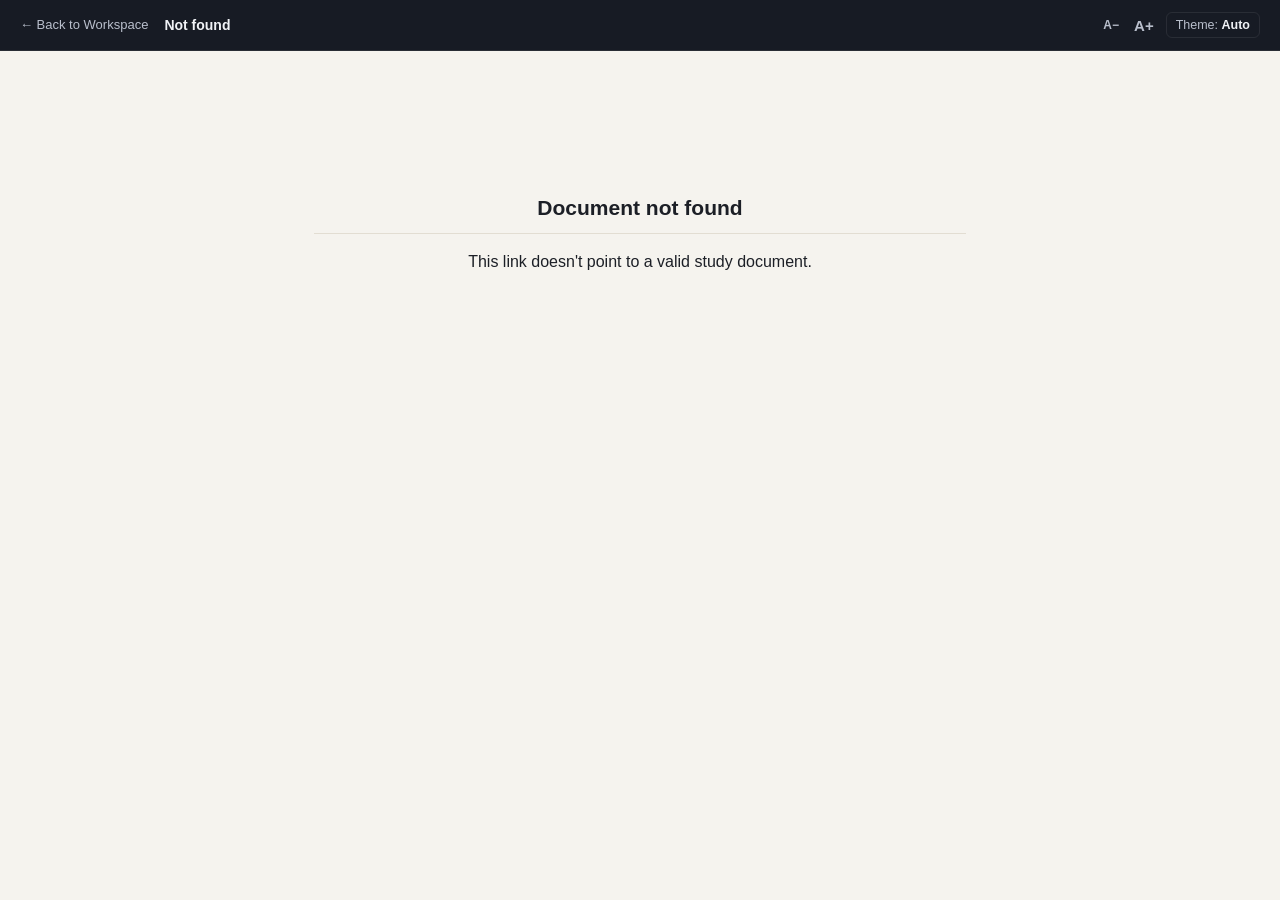
<file: docs.html>
<!DOCTYPE html>
<html lang="en">
<head>
    <meta charset="UTF-8">
    <meta name="viewport" content="width=device-width, initial-scale=1.0">
    <title>Loading… · SAP EA Certification Workspace</title>
    <meta name="robots" content="noindex">
    <meta name="theme-color" content="#12151c">
    <link rel="icon" href="data:image/svg+xml,%3Csvg xmlns='http://www.w3.org/2000/svg' viewBox='0 0 100 100'%3E%3Crect width='100' height='100' rx='18' fill='%232454c9'/%3E%3Ctext x='50' y='68' font-size='58' font-family='Arial, sans-serif' font-weight='bold' fill='white' text-anchor='middle'%3EEA%3C/text%3E%3C/svg%3E">
    <link rel="stylesheet" href="styles.css">
    <script src="display.js"></script>
    <style>
        body { overflow: auto; background: var(--canvas-bg); height: auto; min-height: 100%; }
        .doc-topbar {
            position: sticky;
            top: 0;
            background: var(--shell-panel);
            color: var(--shell-text);
            display: flex;
            align-items: center;
            gap: 16px;
            padding: 12px 20px;
            z-index: 10;
            border-bottom: 1px solid var(--shell-border);
        }
        .doc-topbar a { color: var(--shell-text); text-decoration: none; font-size: 13px; white-space: nowrap; }
        .doc-topbar a:hover { color: var(--accent-on-dark); }
        .doc-topbar__title {
            color: var(--shell-text-strong);
            font-weight: 600;
            font-size: 14px;
            overflow: hidden;
            text-overflow: ellipsis;
            white-space: nowrap;
        }
        .doc-topbar__spacer { flex: 1; }
        .doc-page { max-width: 900px; margin: 0 auto; padding: 40px 24px 80px; }
        .doc-error { padding: 60px 24px; text-align: center; color: var(--text-muted); }
        @media (max-width: 640px) {
            .doc-page { padding: 24px 16px 60px; }
        }
    </style>
</head>
<body>
    <header class="doc-topbar">
        <a href="index.html">← Back to Workspace</a>
        <span class="doc-topbar__title" id="docTitle">Loading…</span>
        <span class="doc-topbar__spacer"></span>
        <div class="display-controls" role="group" aria-label="Display settings">
            <button id="displaySmaller" class="icon-btn display-size display-size--down" type="button" aria-label="Decrease text size">A−</button>
            <button id="displayLarger" class="icon-btn display-size display-size--up" type="button" aria-label="Increase text size">A+</button>
            <button id="displayTheme" class="display-theme" type="button" aria-label="Change theme"><span class="display-theme__prefix">Theme: </span><span class="display-theme__value">Auto</span></button>
        </div>
        <a id="docRawLink" href="#" target="_blank" rel="noopener">View raw</a>
    </header>
    <main class="doc-page">
        <div class="sheet-inner" id="docContent">
            <p>Loading…</p>
        </div>
    </main>
    <script src="docs.js"></script>
</body>
</html>
</file>
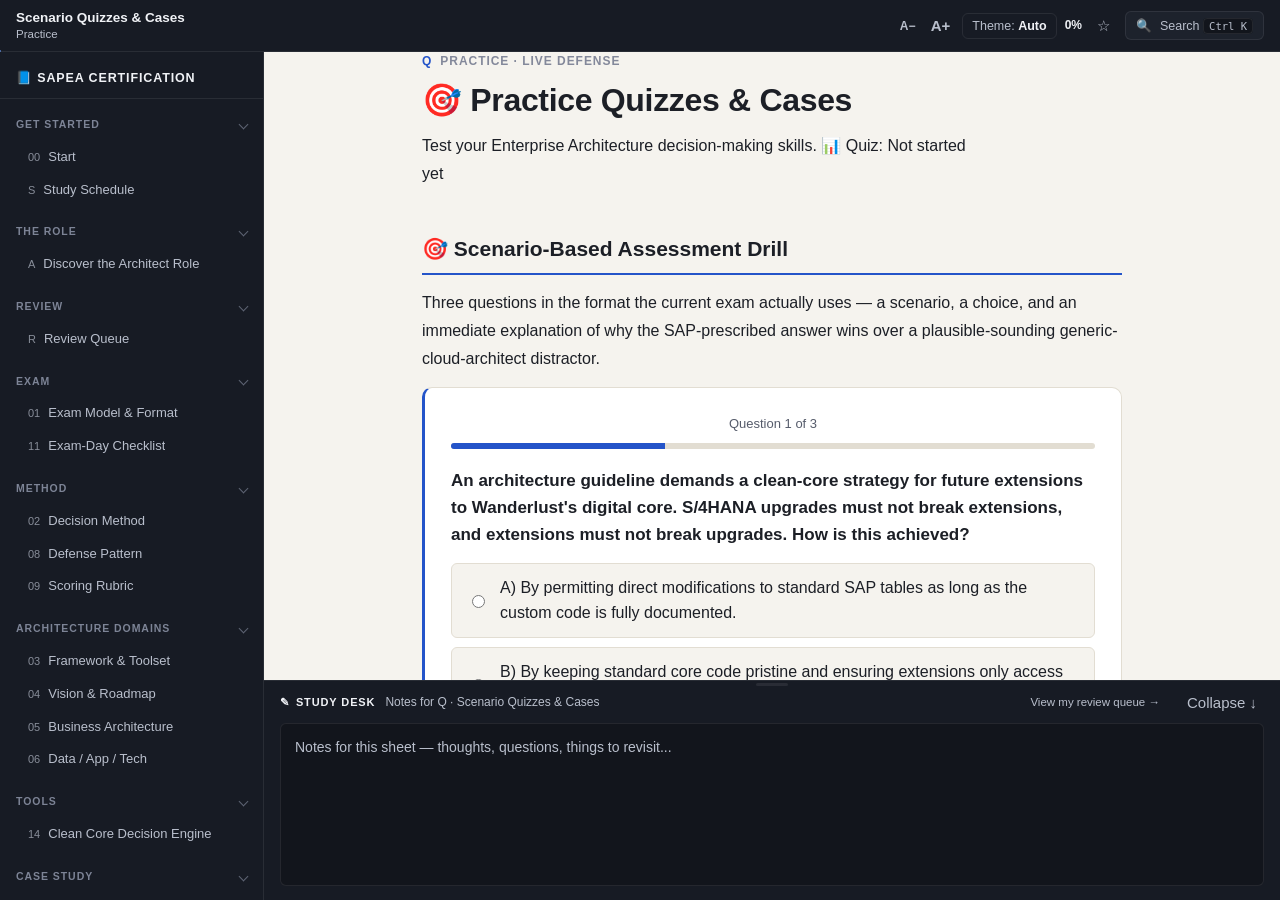
<file: quiz.html>
<!DOCTYPE html>
<html lang="en">
<head>
    <meta charset="UTF-8">
    <meta name="viewport" content="width=device-width, initial-scale=1.0">
    <title>Practice Quizzes - SAP EA Certification Workspace</title>
    <meta name="description" content="The Practice quizzes and case studies have moved into the SAP EA Certification Workspace.">
    <meta http-equiv="refresh" content="0; url=index.html#sheet-practice">
    <link rel="canonical" href="https://myintp.github.io/SAPEACertification/index.html#sheet-practice">
    <link rel="icon" href="data:image/svg+xml,%3Csvg xmlns='http://www.w3.org/2000/svg' viewBox='0 0 100 100'%3E%3Crect width='100' height='100' rx='18' fill='%232454c9'/%3E%3Ctext x='50' y='68' font-size='58' font-family='Arial, sans-serif' font-weight='bold' fill='white' text-anchor='middle'%3EEA%3C/text%3E%3C/svg%3E">
    <script>location.replace('index.html#sheet-practice');</script>
    <style>
        body { font-family: -apple-system, BlinkMacSystemFont, 'Segoe UI', Roboto, sans-serif; background: #12151c; color: #f0f2f6; display: flex; align-items: center; justify-content: center; height: 100vh; margin: 0; text-align: center; }
        a { color: #6ea1ff; }
    </style>
</head>
<body>
    <p>The practice quizzes now live inside the <a href="index.html#sheet-practice">SAP EA Certification Workspace</a>.<br>Redirecting…</p>
</body>
</html>
</file>
<file: styles.css>
/* ============================================================
   SAP EA Certification Workspace - Design System & App Shell
   ============================================================ */

:root {
    /* Single accent hue, two lightness steps for light/dark surfaces */
    --accent: #2454c9;
    --accent-on-dark: #6ea1ff;
    --accent-pale: #e8eefb;

    /* Legacy alias - some content rules still reference --navy */
    --navy: var(--accent);
    --navy-pale: #eef2fa;
    --blue-pale: var(--accent-pale);

    --amber: #93650a;
    --amber-pale: #f7efdd;
    --red: #a1281f;
    --red-pale: #f8ebe9;
    --green: #1e6b42;
    --green-pale: #e7f1ea;
    --teal: #12616d;

    /* Light reading canvas */
    --canvas-bg: #f5f3ee;
    --paper: #ffffff;
    --paper-border: #e2ddd2;
    --text: #1c1f26;
    --text-muted: #565c6b;
    --text-faint: #83889a;

    /* Surfaces that were previously hard-coded - tokenised so the dark
       reading theme can override them */
    --tip-bg: #eef5f5;
    --example-bg: #f1f0eb;
    --flow-border: #d7e0f5;
    --code-block-bg: #1c2333;
    --code-block-text: #dbe2f5;
    --table-head-bg: #1e2a4d;
    --table-head-text: #ffffff;
    --table-stripe: #faf9f5;
    --on-solid: #ffffff;
    --neutral-solid: #565c6b;
    --tag-easy-text: #155724;
    --tag-medium-text: #7a5c00;
    --tag-hard-text: #7a201a;
    --banner-text: #4a3400;
    --backdrop: rgba(10, 12, 18, 0.55);

    /* Reading-column text scale, set by display.js (Auto = by screen width) */
    --reading-zoom: 1;

    /* Dark app shell */
    --shell-bg: #12151c;
    --shell-panel: #171b24;
    --shell-panel-alt: #1d222c;
    --shell-border: rgba(255,255,255,0.08);
    --shell-text: #b9bfcc;
    --shell-text-strong: #f0f2f6;
    --shell-active-bg: rgba(110,161,255,0.14);

    --radius: 10px;
    --radius-sm: 6px;
    --shadow: 0 1px 3px rgba(0,0,0,0.08);
    --shadow-lg: 0 8px 24px rgba(0,0,0,0.35);

    --sidebar-width: 264px;
    --context-bar-height: 52px;
    --study-desk-height: 220px;
    --study-desk-collapsed-height: 42px;
    --prose-width: 700px;
    --wide-width: 1040px;

    --ease: cubic-bezier(0.2, 0, 0, 1);
}

/* Dark reading theme. The app shell is dark in both themes; this darkens
   the reading canvas and everything drawn on it. data-theme is resolved
   by display.js - "Auto" follows the device setting. */
:root[data-theme="dark"] {
    --accent: #6ea1ff;
    --accent-pale: #1a2540;
    --navy-pale: #182031;

    --amber: #e3b35a;
    --amber-pale: #2a2314;
    --red: #f2877c;
    --red-pale: #2e1b19;
    --green: #6cc995;
    --green-pale: #15261c;
    --teal: #5cc0cc;

    --canvas-bg: #0e1117;
    --paper: #161a22;
    --paper-border: #2a303b;
    --text: #e4e7ee;
    --text-muted: #a8afbd;
    --text-faint: #7d8494;

    --tip-bg: #12232a;
    --example-bg: #1a1c21;
    --flow-border: #2a3552;
    --code-block-bg: #0a0d13;
    --code-block-text: #dbe2f5;
    --table-head-bg: #1f2a47;
    --table-stripe: #1a1e27;
    --on-solid: #0e1117;
    --neutral-solid: #8a91a1;
    --tag-easy-text: #8fe0b0;
    --tag-medium-text: #f0c878;
    --tag-hard-text: #f5a39a;
    --banner-text: #f0d9a8;

    --shadow: 0 1px 3px rgba(0,0,0,0.45);
}

/* --- Reset & Base --- */
* {
    box-sizing: border-box;
}

html, body {
    height: 100%;
}

body {
    font-family: -apple-system, BlinkMacSystemFont, 'Segoe UI', Roboto, Oxygen, Ubuntu, sans-serif;
    margin: 0;
    padding: 0;
    background: var(--shell-bg);
    color: var(--text);
    line-height: 1.6;
    overflow: hidden;
    -webkit-font-smoothing: antialiased;
}

a { color: inherit; }
button { font-family: inherit; }

code, kbd {
    font-family: ui-monospace, 'SF Mono', Consolas, Menlo, monospace;
}

/* Visible keyboard focus everywhere, invisible for mouse users */
:focus { outline: none; }

:focus-visible {
    outline: 2px solid var(--accent-on-dark);
    outline-offset: 2px;
    border-radius: 3px;
}

.sheet :focus-visible,
.quiz-card :focus-visible {
    outline-color: var(--accent);
}

@media (prefers-reduced-motion: reduce) {
    *, *::before, *::after {
        animation-duration: 0.001ms !important;
        transition-duration: 0.001ms !important;
    }
}

/* ============================================================
   App Shell Grid
   ============================================================ */
#appShell {
    display: grid;
    grid-template-rows: var(--context-bar-height) 1fr;
    grid-template-columns: var(--sidebar-width) 1fr;
    grid-template-areas:
        "context context"
        "sidebar workspace";
    height: 100vh;
}

#contextBar { grid-area: context; }
#sidebarNav { grid-area: sidebar; }
#workspace { grid-area: workspace; }

#fileProtocolBanner {
    position: fixed;
    top: 0;
    left: 0;
    right: 0;
    z-index: 500;
    background: var(--amber-pale);
    color: var(--banner-text);
    border-bottom: 2px solid var(--amber);
    padding: 10px 20px;
    font-size: 13px;
    text-align: center;
}

#fileProtocolBanner code {
    background: rgba(0, 0, 0, 0.08);
    padding: 1px 6px;
    border-radius: 4px;
}

#fileProtocolBanner[hidden] { display: none; }

/* ============================================================
   Context Bar - a workspace toolbar, not a website header
   ============================================================ */
#contextBar {
    position: relative;
    background: var(--shell-panel);
    border-bottom: 1px solid var(--shell-border);
    color: var(--shell-text);
    display: flex;
    align-items: center;
    gap: 14px;
    padding: 0 16px;
    min-width: 0;
}

#navDrawerToggle {
    display: none;
    background: none;
    border: 1px solid var(--shell-border);
    color: var(--shell-text-strong);
    border-radius: var(--radius-sm);
    padding: 6px 10px;
    cursor: pointer;
    font-size: 16px;
    line-height: 1;
    transition: background-color 0.12s var(--ease);
}

.context-crumb {
    display: flex;
    flex-direction: column;
    min-width: 0;
    line-height: 1.3;
}

.context-crumb__title {
    color: var(--shell-text-strong);
    font-weight: 600;
    font-size: 13.5px;
    white-space: nowrap;
    overflow: hidden;
    text-overflow: ellipsis;
}

.context-crumb__path {
    font-size: 11.5px;
    color: var(--shell-text);
    white-space: nowrap;
    overflow: hidden;
    text-overflow: ellipsis;
}

.context-bar__spacer { flex: 1; }

.context-bar__actions {
    display: flex;
    align-items: center;
    gap: 8px;
    font-size: 13px;
    white-space: nowrap;
}

.context-progress {
    display: flex;
    align-items: center;
    gap: 6px;
    color: var(--shell-text);
    font-size: 12px;
}

.context-progress__value {
    color: var(--shell-text-strong);
    font-weight: 600;
    font-variant-numeric: tabular-nums;
}

.icon-btn {
    background: none;
    border: none;
    color: var(--shell-text);
    cursor: pointer;
    font-size: 15px;
    padding: 5px 7px;
    border-radius: var(--radius-sm);
    line-height: 1;
    transition: background-color 0.12s var(--ease), color 0.12s var(--ease);
}

.icon-btn:hover {
    background: var(--shell-panel-alt);
    color: var(--shell-text-strong);
}

.icon-btn.is-active { color: var(--accent-on-dark); }

.icon-btn:disabled { opacity: 0.35; cursor: default; }
.icon-btn:disabled:hover { background: none; color: var(--shell-text); }

/* --- Display controls: A- / A+ / Theme --- */
.display-controls {
    display: flex;
    align-items: center;
    gap: 2px;
    flex-shrink: 0;
}

.display-size {
    font-weight: 700;
    min-width: 30px;
    padding: 5px 6px;
}
.display-size--down { font-size: 12px; }
.display-size--up { font-size: 15px; }

.display-theme {
    background: none;
    border: 1px solid var(--shell-border);
    color: var(--shell-text);
    border-radius: var(--radius-sm);
    padding: 5px 9px;
    margin-left: 4px;
    cursor: pointer;
    font-size: 12.5px;
    white-space: nowrap;
    transition: border-color 0.12s var(--ease), color 0.12s var(--ease);
}
.display-theme:hover { color: var(--shell-text-strong); border-color: var(--accent-on-dark); }
.display-theme__value { color: var(--shell-text-strong); font-weight: 600; }

.search-trigger {
    display: flex;
    align-items: center;
    gap: 8px;
    background: var(--shell-panel-alt);
    border: 1px solid var(--shell-border);
    color: var(--shell-text);
    border-radius: var(--radius-sm);
    padding: 6px 10px;
    cursor: pointer;
    font-size: 12.5px;
    transition: border-color 0.12s var(--ease), color 0.12s var(--ease);
}

.search-trigger:hover {
    color: var(--shell-text-strong);
    border-color: var(--accent-on-dark);
}

.search-trigger kbd {
    background: var(--shell-bg);
    border: 1px solid var(--shell-border);
    border-radius: 4px;
    padding: 1px 5px;
    font-size: 10.5px;
    color: var(--shell-text);
}

/* Reading position - subtle, purely reflects scroll within the active sheet */
#readingProgress {
    position: absolute;
    left: 0;
    bottom: -1px;
    height: 2px;
    width: 0%;
    background: var(--accent-on-dark);
    opacity: 0.55;
    transition: width 0.1s linear;
}

/* ============================================================
   Sidebar Navigation - the certification map
   ============================================================ */
#sidebarNav {
    background: var(--shell-panel);
    border-right: 1px solid var(--shell-border);
    color: var(--shell-text);
    overflow-y: auto;
    display: flex;
    flex-direction: column;
}

.sidebar-brand {
    padding: 16px 16px 10px;
    font-weight: 700;
    font-size: 12.5px;
    letter-spacing: 0.07em;
    text-transform: uppercase;
    color: var(--shell-text-strong);
    border-bottom: 1px solid var(--shell-border);
    margin-bottom: 6px;
}

.nav-groups { flex: 1; padding: 4px 8px 12px; }

.nav-group { margin-bottom: 1px; }

.nav-group summary {
    list-style: none;
    cursor: pointer;
    display: flex;
    align-items: center;
    justify-content: space-between;
    padding: 7px 8px;
    font-size: 10.5px;
    font-weight: 700;
    letter-spacing: 0.09em;
    text-transform: uppercase;
    color: var(--text-faint);
    color: #7d8496;
    border-radius: var(--radius-sm);
}

.nav-group summary::-webkit-details-marker { display: none; }

.nav-group summary:hover {
    background: var(--shell-panel-alt);
    color: var(--shell-text-strong);
}

.nav-group summary::after {
    content: '';
    width: 6px;
    height: 6px;
    border-right: 1.5px solid currentColor;
    border-bottom: 1.5px solid currentColor;
    transform: rotate(45deg);
    transition: transform 0.15s var(--ease);
    opacity: 0.7;
}

.nav-group:not([open]) summary::after { transform: rotate(-45deg); }

.nav-group ul { list-style: none; margin: 1px 0 10px; padding: 0; }

.nav-item {
    display: flex;
    align-items: baseline;
    gap: 8px;
    padding: 6px 10px 6px 18px;
    border-radius: var(--radius-sm);
    color: var(--shell-text);
    text-decoration: none;
    font-size: 13px;
    border-left: 2px solid transparent;
    position: relative;
    transition: background-color 0.12s var(--ease), color 0.12s var(--ease);
}

.nav-item:hover {
    background: var(--shell-panel-alt);
    color: var(--shell-text-strong);
}

.nav-item.is-active {
    background: var(--shell-active-bg);
    color: var(--shell-text-strong);
    border-left-color: var(--accent-on-dark);
    font-weight: 600;
}

.nav-item__code {
    font-variant-numeric: tabular-nums;
    color: var(--shell-text);
    font-size: 11px;
    opacity: 0.7;
    flex-shrink: 0;
}

.nav-item.is-active .nav-item__code {
    color: var(--accent-on-dark);
    opacity: 1;
}

.nav-item__label {
    overflow: hidden;
    text-overflow: ellipsis;
    white-space: nowrap;
}

/* Real, derived signal only: dot shows when a sheet has a saved Study Desk note */
.nav-item__note-dot {
    width: 5px;
    height: 5px;
    border-radius: 50%;
    background: var(--accent-on-dark);
    margin-left: auto;
    flex-shrink: 0;
    opacity: 0;
}

.nav-item.has-note .nav-item__note-dot { opacity: 0.85; }

.sidebar-footer {
    border-top: 1px solid var(--shell-border);
    padding: 10px 16px;
    font-size: 11.5px;
    color: var(--text-faint);
}

.sidebar-footer a {
    color: var(--shell-text);
    text-decoration: none;
}

.sidebar-footer a:hover { color: var(--accent-on-dark); }

/* Mobile nav drawer backdrop */
#navBackdrop { display: none; }

/* ============================================================
   Workspace = Content Canvas + Study Desk
   ============================================================ */
#workspace {
    display: flex;
    flex-direction: column;
    min-width: 0;
    min-height: 0;
    background: var(--canvas-bg);
}

#contentCanvas {
    flex: 1 1 auto;
    min-height: 0;
    overflow-y: auto;
    padding: 40px 28px 72px;
}

.sheet { display: none; }
.sheet.is-active { display: block; }

/* Breakout grid: narrow prose column by default; .breakout elements span wider */
.sheet-inner {
    zoom: var(--reading-zoom, 1);
    display: grid;
    grid-template-columns: 1fr min(var(--prose-width), 100%) 1fr;
    row-gap: 0;
}

.sheet-inner > * { grid-column: 2; min-width: 0; }

/* A <select> sizes itself to its longest option. Let it and its label
   shrink and wrap so large text sizes never push it off-screen. */
.sheet-inner select { max-width: 100%; min-width: 0; }
.quiz-bank-controls__filter,
.flashcard-controls__filter { flex-wrap: wrap; min-width: 0; max-width: 100%; }

.sheet-inner > .breakout {
    grid-column: 1 / 4;
    width: 100%;
    max-width: var(--wide-width);
    justify-self: center;
}

/* ============================================================
   Sheet header - the title is the dominant element, the code is not
   ============================================================ */
.sheet-header { margin-bottom: 30px; }

.sheet-kicker {
    display: flex;
    align-items: baseline;
    gap: 8px;
    font-size: 12px;
    font-weight: 700;
    letter-spacing: 0.08em;
    text-transform: uppercase;
    color: var(--text-faint);
    margin-bottom: 10px;
}

.sheet-kicker__code {
    color: var(--accent);
    font-variant-numeric: tabular-nums;
}

.sheet-title {
    font-size: 32px;
    line-height: 1.2;
    font-weight: 700;
    letter-spacing: -0.01em;
    color: var(--text);
    margin: 0 0 12px 0;
}

.sheet-lede {
    font-size: 17px;
    line-height: 1.65;
    color: var(--text-muted);
    margin: 0;
    max-width: 62ch;
}

.sheet-divider {
    border: none;
    border-top: 1px solid var(--paper-border);
    margin: 22px 0 28px;
}

/* ============================================================
   Markdown-viewer callouts (blockquotes) - used by both docs.js and
   the inline deep-dive renderer in app.js. Never had CSS before -
   every ">" blockquote in every .md file was rendering unstyled.
   ============================================================ */
.callout {
    margin: 16px 0;
    padding: 12px 16px;
    border-left: 3px solid var(--paper-border);
    border-radius: var(--radius-sm);
    background: var(--canvas-bg);
}

.callout p { margin: 0; }
.callout--warning { border-left-color: var(--amber); background: var(--amber-pale); }
.callout--accent { border-left-color: var(--accent); background: var(--accent-pale); }
.callout--soft { border-left-color: var(--paper-border); background: var(--canvas-bg); }

/* ============================================================
   Inline deep-dive (a domain sheet's .md file, rendered directly
   into the sheet - no separate page, no extra click)
   ============================================================ */
.deep-dive-heading {
    display: flex;
    align-items: center;
    gap: 8px;
    color: var(--accent);
    font-size: 15px;
    font-weight: 700;
    text-transform: uppercase;
    letter-spacing: 0.03em;
    margin: 0 0 18px;
}

.deep-dive-inline table code { white-space: nowrap; }

.sheet-cta {
    display: flex;
    gap: 12px;
    flex-wrap: wrap;
    margin: 28px 0 8px;
    padding-top: 20px;
    border-top: 1px solid var(--paper-border);
}

/* ============================================================
   Prose & section rhythm
   ============================================================ */
.sheet-inner h2 {
    font-size: 21px;
    font-weight: 700;
    color: var(--text);
    margin: 40px 0 14px;
    padding-bottom: 8px;
    border-bottom: 1px solid var(--paper-border);
}

.sheet-inner > .sheet-header + h2,
.sheet-inner > h2:first-child { margin-top: 0; }

.sheet-inner h3 {
    font-size: 17px;
    font-weight: 700;
    color: var(--text);
    margin: 26px 0 8px;
}

.sheet-inner h4 {
    font-size: 15px;
    font-weight: 700;
    color: var(--text);
    margin: 20px 0 6px;
}

.sheet-inner p {
    font-size: 16px;
    line-height: 1.75;
    color: var(--text);
    margin: 0 0 14px;
}

.sheet-inner ul,
.sheet-inner ol {
    font-size: 16px;
    line-height: 1.75;
    color: var(--text);
    margin: 0 0 14px;
    padding-left: 22px;
}

.sheet-inner li { margin-bottom: 6px; }

.sheet-inner strong { font-weight: 700; }

.sheet-footnote {
    margin-top: 18px;
    font-size: 13.5px;
    color: var(--text-faint);
}

/* --- Grids of info cards (used only for genuinely parallel items) --- */
.card-grid {
    display: grid;
    grid-template-columns: repeat(auto-fit, minmax(200px, 1fr));
    gap: 14px;
    margin: 20px 0 28px;
}

.card-grid--narrow { grid-template-columns: repeat(auto-fit, minmax(220px, 1fr)); }
.card-grid--wide { grid-template-columns: repeat(auto-fit, minmax(240px, 1fr)); }
.card-grid--2col { grid-template-columns: 1fr 1fr; }

@media (max-width: 600px) {
    .card-grid--2col { grid-template-columns: 1fr; }
}

.info-card {
    background: var(--paper);
    padding: 18px;
    border-radius: var(--radius-sm);
    border: 1px solid var(--paper-border);
}

.info-card p { margin: 0; }
.info-card h3, .info-card h4 { margin-top: 0 !important; }
.info-card--flat { background: var(--navy-pale); border-color: transparent; }
.info-card--flat-blue { background: var(--blue-pale); border-color: transparent; }

/* ============================================================
   Decision engine: clickable card options + a dynamic result panel
   ============================================================ */
.decision-card {
    background: var(--paper);
    padding: 18px;
    border-radius: var(--radius-sm);
    border: 2px solid var(--paper-border);
    cursor: pointer;
    text-align: left;
    font: inherit;
    color: inherit;
    transition: border-color 0.12s var(--ease), transform 0.12s var(--ease), background-color 0.12s var(--ease);
}

.decision-card:hover { border-color: var(--accent); transform: translateY(-2px); }
.decision-card:focus-visible { outline: 2px solid var(--accent); outline-offset: 2px; }
.decision-card.is-selected { border-color: var(--accent); background: var(--accent-pale); }
.decision-card h4 { margin: 0 0 6px; }
.decision-card p { margin: 0; color: var(--text-muted); font-size: 14px; }

.decision-result {
    margin-top: 22px;
    padding: 20px 22px;
    border-radius: var(--radius);
    border-left: 4px solid var(--paper-border);
    background: var(--canvas-bg);
    animation: decisionFadeIn 0.25s var(--ease);
}

.decision-result[hidden] { display: none; }

@keyframes decisionFadeIn {
    from { opacity: 0; transform: translateY(6px); }
    to { opacity: 1; transform: translateY(0); }
}

.decision-result--pass { border-left-color: var(--green); background: var(--green-pale); }
.decision-result--breach { border-left-color: var(--red); background: var(--red-pale); }

.decision-result__title { font-weight: 700; font-size: 16px; margin: 0 0 8px; }
.decision-result--pass .decision-result__title { color: var(--green); }
.decision-result--breach .decision-result__title { color: var(--red); }

.fit-badge {
    display: inline-flex;
    align-items: center;
    gap: 6px;
    font-size: 12.5px;
    font-weight: 700;
    padding: 3px 10px;
    border-radius: 20px;
    margin-top: 10px;
}

.fit-badge--pass { background: var(--green-pale); color: var(--green); }
.fit-badge--breach { background: var(--red-pale); color: var(--red); }

/* ============================================================
   Tabs: used by tabbed case-study guides
   ============================================================ */
.tab-nav {
    display: flex;
    flex-wrap: wrap;
    gap: 6px;
    border-bottom: 1px solid var(--paper-border);
    margin-bottom: 18px;
}

.tab-btn {
    font: inherit;
    font-size: 14px;
    font-weight: 600;
    color: var(--text-muted);
    background: none;
    border: none;
    border-bottom: 2px solid transparent;
    padding: 10px 6px;
    margin-bottom: -1px;
    cursor: pointer;
    transition: color 0.12s var(--ease), border-color 0.12s var(--ease);
}

.tab-btn:hover { color: var(--text); }
.tab-btn.is-active { color: var(--accent); border-bottom-color: var(--accent); }

.tab-panel[hidden] { display: none; }
.tab-panel { animation: decisionFadeIn 0.2s var(--ease); }

/* ============================================================
   Content patterns: definition / tip / important / example / scenario
   Consistent eyebrow + left border, no heavy card chrome
   ============================================================ */
.pattern {
    margin: 20px 0 26px;
    padding: 14px 18px 16px;
    border-left: 3px solid var(--paper-border);
    background: transparent;
}

.pattern__label {
    display: block;
    font-size: 11px;
    font-weight: 700;
    letter-spacing: 0.08em;
    text-transform: uppercase;
    margin-bottom: 6px;
}

.pattern p:last-child { margin-bottom: 0; }

.pattern--definition {
    border-left-color: var(--accent);
    background: var(--navy-pale);
}
.pattern--definition .pattern__label { color: var(--accent); }

.pattern--tip {
    border-left-color: var(--teal);
    background: var(--tip-bg);
}
.pattern--tip .pattern__label { color: var(--teal); }

.pattern--important {
    border-left-color: var(--amber);
    background: var(--amber-pale);
}
.pattern--important .pattern__label { color: var(--amber); }

.pattern--example {
    border-left-color: var(--text-faint);
    background: var(--example-bg);
}
.pattern--example .pattern__label { color: var(--text-muted); }
.pattern--example p { font-style: italic; }

.pattern--scenario {
    border-left-color: var(--accent);
    background: var(--paper);
    border: 1px solid var(--paper-border);
    border-left-width: 3px;
}
.pattern--scenario .pattern__label { color: var(--accent); }

/* Compact architecture-model flow banner (e.g. Vision -> ... -> Roadmap) */
.flow-diagram {
    background: var(--navy-pale);
    border: 1px solid var(--flow-border);
    border-radius: var(--radius-sm);
    padding: 18px 24px;
    margin: 8px 0 28px;
    text-align: center;
    font-weight: 700;
    font-size: 17px;
    color: var(--accent);
    line-height: 1.6;
}

@media (max-width: 767px) {
    .flow-diagram { font-size: 14.5px; padding: 14px 16px; }
}

.trap-text {
    color: var(--red);
    margin: 6px 0 0 0;
    font-size: 14.5px;
    font-style: italic;
}

.sheet-inner code,
.doc-page code {
    background: var(--navy-pale);
    padding: 1px 5px;
    border-radius: 4px;
    font-size: 0.92em;
    overflow-wrap: anywhere;
}

/* --- Preformatted / ASCII-diagram code blocks --- */
.sheet-inner pre,
.doc-page pre {
    overflow-x: auto;
    max-width: 100%;
    margin: 18px 0;
    padding: 16px 18px;
    background: var(--code-block-bg);
    color: var(--code-block-text);
    border-radius: var(--radius-sm);
    font-size: 13px;
    line-height: 1.6;
    -webkit-overflow-scrolling: touch;
}

.sheet-inner pre code,
.doc-page pre code {
    background: none;
    padding: 0;
    color: inherit;
}

/* --- Tables --- */
.table-scroll {
    overflow-x: auto;
    margin: 18px 0;
    -webkit-overflow-scrolling: touch;
}

.table-standard {
    width: 100%;
    border-collapse: collapse;
    margin: 0;
    font-size: 14.5px;
    background: var(--paper);
}

.table-standard th,
.table-standard td {
    padding: 11px 14px;
    text-align: left;
    border: 1px solid var(--paper-border);
}

.table-standard th {
    background: var(--table-head-bg);
    color: var(--table-head-text);
    font-weight: 600;
    white-space: nowrap;
}

.table-standard td.center { text-align: center; }
.table-standard tbody tr:nth-child(even) { background: var(--table-stripe); }

/* --- Defense pattern grid --- */
.defense-step {
    background: var(--navy-pale);
    padding: 14px;
    border-radius: var(--radius-sm);
    border-left: 3px solid var(--accent);
}

.defense-step strong { display: block; margin-bottom: 5px; font-size: 14.5px; }
.defense-step p { margin: 5px 0 0 0 !important; font-size: 14px; }

/* --- Score bands --- */
.score-band {
    color: var(--on-solid);
    padding: 14px;
    border-radius: var(--radius-sm);
    text-align: center;
}

.score-band .score-band__value { font-size: 26px; font-weight: 700; }
.score-band--red { background: var(--red); }
.score-band--amber { background: var(--amber); }
.score-band--teal { background: var(--teal); }
.score-band--green { background: var(--green); }

/* --- Resource links --- */
.resource-list {
    font-size: 15.5px;
    line-height: 2.5;
    list-style: none;
    padding-left: 0;
}

.resource-list a {
    color: var(--accent);
    text-decoration: none;
    font-weight: 600;
    border-bottom: 1px solid var(--accent);
    padding-bottom: 1px;
}

.resource-list a:hover { opacity: 0.75; }

/* --- Progress Tracker --- */
.tracker-box {
    background: var(--paper);
    padding: 20px;
    border-radius: var(--radius-sm);
    margin: 18px 0;
    border: 1px solid var(--paper-border);
}

.tracker-grid {
    display: grid;
    grid-template-columns: repeat(auto-fit, minmax(200px, 1fr));
    gap: 10px;
    margin: 4px 0 15px;
}

.tracker-item {
    display: flex;
    align-items: center;
    gap: 8px;
    cursor: pointer;
    padding: 8px;
    background: var(--canvas-bg);
    border-radius: 4px;
    border: 1px solid var(--paper-border);
}

.progress-checkbox {
    accent-color: var(--accent);
    transform: scale(1.15);
    margin-right: 8px;
}

.tracker-footer {
    display: flex;
    justify-content: space-between;
    align-items: center;
    flex-wrap: wrap;
    gap: 10px;
    margin-top: 18px;
    padding-top: 18px;
    border-top: 1px solid var(--paper-border);
}

.tracker-summary { font-size: 15px; }

/* --- Buttons --- */
.btn {
    padding: 9px 18px;
    border: none;
    border-radius: 6px;
    cursor: pointer;
    font-size: 13.5px;
    font-weight: 600;
    transition: opacity 0.15s var(--ease);
}

.btn:hover { opacity: 0.88; }
.btn-danger { background: var(--red); color: var(--on-solid); }
.btn-secondary { background: var(--neutral-solid); color: var(--on-solid); }

/* ============================================================
   Study Desk (bottom panel)
   ============================================================ */
#studyDesk {
    flex: 0 0 var(--study-desk-height);
    background: var(--shell-panel);
    color: var(--shell-text);
    border-top: 1px solid var(--shell-border);
    display: flex;
    flex-direction: column;
    min-height: var(--study-desk-collapsed-height);
    position: relative;
}

#studyDesk.is-collapsed { flex-basis: var(--study-desk-collapsed-height); }

.study-desk__resize-handle {
    height: 6px;
    cursor: ns-resize;
    flex: 0 0 auto;
    position: relative;
}

.study-desk__resize-handle::before {
    content: '';
    position: absolute;
    left: 50%;
    top: 2px;
    width: 32px;
    height: 3px;
    border-radius: 2px;
    background: var(--shell-border);
    transform: translateX(-50%);
}

#studyDesk.is-collapsed .study-desk__resize-handle {
    cursor: default;
    pointer-events: none;
}

.study-desk__header {
    display: flex;
    align-items: center;
    gap: 10px;
    padding: 3px 16px 8px;
    flex: 0 0 auto;
}

.study-desk__title {
    display: flex;
    align-items: center;
    gap: 6px;
    font-size: 11px;
    font-weight: 700;
    letter-spacing: 0.08em;
    text-transform: uppercase;
    color: var(--shell-text-strong);
}

.study-desk__scope {
    font-size: 12px;
    color: var(--shell-text);
    white-space: nowrap;
    overflow: hidden;
    text-overflow: ellipsis;
}

.study-desk__spacer { flex: 1; }

.study-desk__body {
    flex: 1 1 auto;
    min-height: 0;
    padding: 0 16px 14px;
    display: flex;
}

#studyDesk.is-collapsed .study-desk__body { display: none; }

.study-desk__editor {
    flex: 1;
    width: 100%;
    resize: none;
    background: var(--shell-bg);
    color: var(--shell-text-strong);
    border: 1px solid var(--shell-border);
    border-radius: var(--radius-sm);
    padding: 12px 14px;
    font-family: inherit;
    font-size: 14px;
    line-height: 1.65;
}

.study-desk__editor::placeholder { color: var(--shell-text); }

.study-desk__editor:focus-visible {
    outline: none;
    border-color: var(--accent-on-dark);
}

.study-desk__saved {
    font-size: 11px;
    color: var(--shell-text);
    white-space: nowrap;
}

.study-desk__review-link {
    font-size: 11.5px;
    color: var(--shell-text);
    text-decoration: none;
    white-space: nowrap;
}

.study-desk__review-link:hover { color: var(--accent-on-dark); }

/* ============================================================
   Review Hub
   ============================================================ */
.review-filters {
    display: flex;
    gap: 6px;
    margin: 4px 0 28px;
    flex-wrap: wrap;
}

.review-filter {
    background: var(--paper);
    border: 1px solid var(--paper-border);
    color: var(--text-muted);
    padding: 6px 14px;
    border-radius: 999px;
    font-size: 13px;
    font-weight: 600;
    cursor: pointer;
    transition: background-color 0.12s var(--ease), color 0.12s var(--ease), border-color 0.12s var(--ease);
}

.review-filter:hover { border-color: var(--accent); color: var(--text); }

.review-filter.is-active {
    background: var(--accent);
    border-color: var(--accent);
    color: var(--on-solid);
}

.review-continue {
    display: flex;
    flex-direction: column;
    gap: 4px;
    background: var(--navy-pale);
    border: 1px solid var(--flow-border);
    border-radius: var(--radius-sm);
    padding: 14px 18px;
    margin-bottom: 30px;
}

.review-continue__label {
    font-size: 11px;
    font-weight: 700;
    letter-spacing: 0.08em;
    text-transform: uppercase;
    color: var(--accent);
}

.review-continue__link {
    display: flex;
    align-items: baseline;
    gap: 8px;
    flex-wrap: wrap;
    text-decoration: none;
    color: var(--text);
    font-weight: 600;
    font-size: 15px;
}

.review-continue__cta {
    margin-left: auto;
    font-size: 13px;
    font-weight: 600;
    color: var(--accent);
    white-space: nowrap;
}

.review-empty-state {
    padding: 24px 0 30px;
    color: var(--text-muted);
}

.review-empty-state p { margin: 0 0 6px; }

.review-section { margin-bottom: 32px; }

.review-section__title {
    display: flex;
    align-items: center;
    gap: 8px;
    font-size: 12px;
    font-weight: 700;
    letter-spacing: 0.07em;
    text-transform: uppercase;
    color: var(--text-faint);
    border-bottom: 1px solid var(--paper-border);
    padding-bottom: 8px;
    margin: 0 0 12px;
}

.review-section__count {
    background: var(--paper-border);
    color: var(--text-muted);
    border-radius: 999px;
    padding: 1px 8px;
    font-size: 11px;
    font-weight: 600;
    text-transform: none;
    letter-spacing: normal;
}

.review-empty {
    color: var(--text-faint);
    font-size: 14px;
    margin: 0 0 4px !important;
}

.review-item {
    display: flex;
    align-items: flex-start;
    gap: 12px;
    text-decoration: none;
    color: var(--text);
    padding: 10px 12px;
    border-radius: var(--radius-sm);
    border: 1px solid transparent;
}

.review-item:hover { background: var(--paper); border-color: var(--paper-border); }
.review-item + .review-item { margin-top: 2px; }

.review-item__code {
    font-size: 11.5px;
    color: var(--accent);
    font-variant-numeric: tabular-nums;
    flex-shrink: 0;
    margin-top: 2px;
}

.review-item__body {
    display: flex;
    flex-direction: column;
    gap: 2px;
    min-width: 0;
    flex: 1;
}

.review-item__title { font-weight: 600; font-size: 14.5px; }
.review-item__meta { font-size: 12.5px; color: var(--text-muted); }
.review-item__flag { margin-left: 8px; }
.review-item__note { font-size: 13px; color: var(--text-muted); font-style: italic; }

.review-item__cta {
    font-size: 13px;
    font-weight: 600;
    color: var(--accent);
    white-space: nowrap;
    align-self: center;
}

.review-item-link {
    display: inline-block;
    margin-top: 6px;
    font-size: 13px;
    font-weight: 600;
    color: var(--accent);
    text-decoration: none;
}

/* ============================================================
   Search dialog - command-palette presentation
   ============================================================ */
#searchDialog {
    border: 1px solid var(--paper-border);
    border-radius: var(--radius);
    padding: 0;
    width: min(560px, 90vw);
    box-shadow: var(--shadow-lg);
    background: var(--paper);
    color: var(--text);
}

#searchDialog::backdrop { background: var(--backdrop); }

.search-dialog__input-row {
    display: flex;
    align-items: center;
    gap: 10px;
    padding: 4px 6px 4px 16px;
    border-bottom: 1px solid var(--paper-border);
}

.search-dialog__icon { color: var(--text-faint); font-size: 15px; }

.search-dialog__input {
    flex: 1;
    border: none;
    padding: 14px 0;
    font-size: 16px;
    font-family: inherit;
    color: var(--text);
    background: transparent;
}

.search-dialog__input:focus-visible { outline: none; }

.search-dialog__results {
    list-style: none;
    margin: 0;
    padding: 6px;
    max-height: 360px;
    overflow-y: auto;
}

.search-dialog__group-label {
    font-size: 11px;
    font-weight: 700;
    letter-spacing: 0.06em;
    text-transform: uppercase;
    color: var(--text-faint);
    padding: 10px 12px 4px;
}

.search-dialog__result {
    display: flex;
    align-items: baseline;
    gap: 8px;
    padding: 9px 12px;
    border-radius: var(--radius-sm);
    cursor: pointer;
}

.search-dialog__result-code {
    font-size: 11.5px;
    color: var(--accent);
    font-variant-numeric: tabular-nums;
    flex-shrink: 0;
}

.search-dialog__result-title { font-weight: 600; font-size: 14.5px; }
.search-dialog__result--heading .search-dialog__result-title {
    font-weight: 400;
    color: var(--text-muted);
}
.search-dialog__result--heading { padding-left: 22px; }

.search-dialog__result.is-selected { background: var(--accent-pale); }

.search-dialog__empty { padding: 18px; color: var(--text-muted); font-size: 14px; }

/* ============================================================
   Quiz sheet (Practice)
   ============================================================ */
h2.quiz-section-heading {
    color: var(--text);
    border-bottom: 2px solid var(--accent);
    padding-bottom: 8px;
    margin-top: 0;
}

.quiz-card {
    background: var(--paper);
    border-radius: var(--radius);
    padding: 26px;
    margin-bottom: 22px;
    border: 1px solid var(--paper-border);
    border-left: 3px solid var(--accent);
}

.quiz-card h3 { color: var(--text); margin-top: 0; }

.quiz-question {
    font-size: 17px;
    font-weight: 600;
    margin-bottom: 14px;
    color: var(--text);
}

.quiz-options {
    display: flex;
    flex-direction: column;
    gap: 9px;
    margin: 14px 0;
}

.quiz-options label {
    display: flex;
    align-items: center;
    gap: 12px;
    padding: 11px 15px;
    background: var(--canvas-bg);
    border-radius: var(--radius-sm);
    cursor: pointer;
    border: 1px solid var(--paper-border);
    transition: background-color 0.12s var(--ease), border-color 0.12s var(--ease);
}

.quiz-options label:hover { background: var(--accent-pale); }
.quiz-options label.selected { border-color: var(--accent); background: var(--accent-pale); }
.quiz-options label.correct { border-color: var(--green); background: var(--green-pale); }
.quiz-options label.wrong { border-color: var(--red); background: var(--red-pale); }

.quiz-submit {
    background: var(--accent);
    color: var(--on-solid);
    border: none;
    padding: 10px 26px;
    border-radius: var(--radius-sm);
    font-size: 15px;
    cursor: pointer;
    margin-top: 8px;
    transition: opacity 0.12s var(--ease);
}

.quiz-submit:hover { opacity: 0.9; }
.quiz-submit:disabled { opacity: 0.5; cursor: not-allowed; }

.feedback-text {
    margin-top: 10px;
    padding: 14px;
    background: var(--navy-pale);
    border-radius: var(--radius-sm);
    border-left: 3px solid var(--accent);
    display: none;
}

.feedback-text.show { display: block; }

.quiz-progress { text-align: center; font-size: 13px; color: var(--text-muted); margin-bottom: 18px; }

.quiz-progress-bar {
    width: 100%;
    height: 6px;
    background: var(--paper-border);
    border-radius: 4px;
    overflow: hidden;
    margin: 8px 0;
}

.quiz-progress-fill { height: 100%; background: var(--accent); }

.quiz-score-banner {
    text-align: center;
    font-size: 14px;
    color: var(--text);
    background: var(--navy-pale);
    border-radius: var(--radius-sm);
    padding: 11px;
    margin-bottom: 22px;
    font-weight: 600;
}

/* --- Domain quiz bank: filter + gauge controls --- */
.quiz-bank-controls {
    display: flex;
    align-items: center;
    flex-wrap: wrap;
    gap: 14px;
    background: var(--navy-pale);
    border-radius: var(--radius-sm);
    padding: 14px 16px;
    margin-bottom: 22px;
}

.quiz-bank-controls__filter {
    display: flex;
    align-items: center;
    gap: 8px;
    font-size: 13px;
    color: var(--text-muted);
}

.quiz-bank-controls__filter select {
    font: inherit;
    font-size: 13px;
    padding: 6px 10px;
    border-radius: var(--radius-sm);
    border: 1px solid var(--paper-border);
    background: var(--paper);
    color: var(--text);
}

.quiz-bank-controls__score {
    display: flex;
    align-items: center;
    gap: 8px;
    font-weight: 600;
    font-size: 14px;
    flex: 1;
}

.quiz-bank-controls .btn { margin-left: auto; }

/* --- Circular progress gauge (shared: quiz score, tracker checklist) --- */
.gauge-tile__gauge {
    display: inline-flex;
    flex-shrink: 0;
}

.gauge-ring circle { transition: stroke-dashoffset 0.3s var(--ease); }

/* --- Case rubric self-score checklist (inside a model-answer reveal) --- */
.case-checklist {
    margin-top: 16px;
    padding-top: 14px;
    border-top: 1px dashed var(--paper-border);
}

.case-checklist__label { font-weight: 600; margin: 0 0 8px; }

.case-checklist .tracker-item { margin-bottom: 6px; font-size: 14px; }

/* ============================================================
   Today dashboard (Start sheet): Today's Focus + Study Timer
   ============================================================ */
.today-dashboard {
    display: grid;
    grid-template-columns: 1.3fr 1fr;
    gap: 16px;
    margin: 22px 0;
}

/* Grid items default to min-width:auto and refuse to shrink below their
   content - at large text sizes that pushed the cards off-screen */
.today-dashboard > * { min-width: 0; }

@media (max-width: 700px) {
    .today-dashboard { grid-template-columns: 1fr; }
}

.today-card {
    background: var(--paper);
    border: 1px solid var(--paper-border);
    border-left: 4px solid var(--accent);
    border-radius: var(--radius);
    padding: 20px 22px;
}

.today-focus__label {
    font-size: 12px;
    font-weight: 700;
    text-transform: uppercase;
    letter-spacing: 0.03em;
    color: var(--accent);
    margin: 0 0 8px;
}

.today-focus__task { font-size: 16px; font-weight: 600; margin: 0 0 16px; color: var(--text); }

.today-focus__actions { display: flex; gap: 10px; flex-wrap: wrap; margin-bottom: 14px; }

.today-focus__progress { font-size: 13px; color: var(--text-muted); margin: 0; }

.timer-card {
    display: flex;
    flex-wrap: wrap;
    align-items: center;
    gap: 18px;
    border-left-color: var(--teal);
    transition: background-color 0.3s var(--ease), border-color 0.3s var(--ease);
}

.timer-card.timer-flash { background: var(--green-pale); border-left-color: var(--green); }

.timer-card__gauge { flex-shrink: 0; }

.timer-card__body { display: flex; flex-direction: column; gap: 6px; flex: 1; min-width: 0; }

.timer-card__mode { font-size: 12px; font-weight: 700; text-transform: uppercase; letter-spacing: 0.03em; color: var(--teal); }

.timer-card__display { font-size: 32px; font-weight: 700; font-variant-numeric: tabular-nums; color: var(--text); line-height: 1; }

.timer-card__controls { display: flex; gap: 8px; margin-top: 4px; flex-wrap: wrap; }

.timer-card__presets { display: flex; flex-wrap: wrap; gap: 6px; margin-top: 8px; }

.timer-preset-btn {
    font: inherit;
    font-size: 12px;
    padding: 4px 10px;
    border-radius: 20px;
    border: 1px solid var(--paper-border);
    background: var(--canvas-bg);
    color: var(--text-muted);
    cursor: pointer;
    transition: border-color 0.12s var(--ease), color 0.12s var(--ease);
}

.timer-preset-btn:hover { border-color: var(--teal); color: var(--teal); }

/* ============================================================
   Flashcard drill
   ============================================================ */
.flashcard-controls {
    display: flex;
    align-items: center;
    flex-wrap: wrap;
    gap: 14px;
    background: var(--navy-pale);
    border-radius: var(--radius-sm);
    padding: 14px 16px;
    margin-bottom: 22px;
}

.flashcard-controls__filter {
    display: flex;
    align-items: center;
    gap: 8px;
    font-size: 13px;
    color: var(--text-muted);
}

.flashcard-controls__filter select {
    font: inherit;
    font-size: 13px;
    padding: 6px 10px;
    border-radius: var(--radius-sm);
    border: 1px solid var(--paper-border);
    background: var(--paper);
    color: var(--text);
}

.flashcard-controls__stats {
    font-weight: 700;
    font-size: 14px;
    font-variant-numeric: tabular-nums;
    color: var(--accent);
    flex: 1;
}

.flashcard-controls .btn { margin-left: auto; }

.flashcard {
    background: var(--paper);
    border: 1px solid var(--paper-border);
    border-left: 4px solid var(--accent);
    border-radius: var(--radius);
    padding: 32px 30px;
    min-height: 190px;
    display: flex;
    flex-direction: column;
    justify-content: center;
    cursor: pointer;
    animation: decisionFadeIn 0.2s var(--ease);
}

.flashcard--empty { cursor: default; border-left-color: var(--paper-border); text-align: center; }

.flashcard__label {
    font-size: 11.5px;
    font-weight: 700;
    text-transform: uppercase;
    letter-spacing: 0.04em;
    color: var(--accent);
    margin: 0 0 12px;
}

.flashcard__front { font-size: 20px; font-weight: 600; line-height: 1.45; margin: 0; color: var(--text); }
.flashcard__back { font-size: 17px; line-height: 1.6; margin: 0; color: var(--text); }
.flashcard__done { font-size: 18px; font-weight: 700; margin: 0 0 8px; color: var(--green); }

.flashcard__controls {
    display: flex;
    gap: 12px;
    flex-wrap: wrap;
    margin-top: 18px;
}

/* ============================================================
   Study Schedule: collapsible week groups
   ============================================================ */
.schedule-week {
    background: var(--paper);
    border: 1px solid var(--paper-border);
    border-radius: var(--radius-sm);
    padding: 4px 18px;
    margin-bottom: 12px;
}

.schedule-week[open] { padding-bottom: 16px; }

.schedule-week__summary {
    cursor: pointer;
    list-style: none;
    padding: 14px 0;
    font-weight: 700;
    color: var(--text);
    display: flex;
    align-items: center;
    justify-content: space-between;
    gap: 10px;
}

.schedule-week__summary::-webkit-details-marker { display: none; }

.schedule-week__count {
    font-size: 12px;
    font-weight: 700;
    color: var(--accent);
    background: var(--accent-pale);
    padding: 2px 10px;
    border-radius: 20px;
}

.schedule-week__days { display: flex; flex-direction: column; gap: 8px; }

.schedule-week__days .tracker-item { align-items: flex-start; font-size: 14px; }
.schedule-week__days .tracker-item input[type="checkbox"] { margin-top: 3px; flex-shrink: 0; }

.case-study {
    background: var(--canvas-bg);
    padding: 18px;
    border-radius: var(--radius-sm);
    margin: 18px 0;
    border-left: 3px solid var(--amber);
}

.case-study h4 { margin-top: 0 !important; color: var(--text); }

.tag {
    display: inline-block;
    padding: 2px 10px;
    border-radius: 20px;
    font-size: 11.5px;
    font-weight: 600;
    margin-right: 5px;
}

.tag-easy { background: var(--green-pale); color: var(--tag-easy-text); }
.tag-medium { background: var(--amber-pale); color: var(--tag-medium-text); }
.tag-hard { background: var(--red-pale); color: var(--tag-hard-text); }
.tag-architect { background: var(--accent-pale); color: var(--accent); }

.model-answer summary {
    cursor: pointer;
    color: var(--accent);
    font-weight: 700;
    padding: 9px;
    background: var(--navy-pale);
    border-radius: 4px;
}

.model-answer-body {
    padding: 18px;
    background: var(--canvas-bg);
    border-radius: var(--radius-sm);
    margin-top: 10px;
}

.model-answer-body p { margin: 0 0 10px 0; }

.scoring-section {
    margin-top: 50px;
    background: var(--paper);
    border-radius: var(--radius);
    padding: 26px;
    border: 1px solid var(--paper-border);
}

.scoring-section h2 { color: var(--text); border: none; margin-top: 0; padding-bottom: 0; }

.score-band-grid {
    display: grid;
    grid-template-columns: repeat(auto-fit, minmax(150px, 1fr));
    gap: 10px;
}

/* ============================================================
   Utility
   ============================================================ */
.text-center { text-align: center; }
.mt-20 { margin-top: 20px; }
.mb-20 { margin-bottom: 20px; }
.sr-only {
    position: absolute;
    width: 1px; height: 1px;
    padding: 0; margin: -1px;
    overflow: hidden;
    clip: rect(0,0,0,0);
    white-space: nowrap;
    border: 0;
}

/* ============================================================
   Responsive: Tablet + Mobile
   ============================================================ */
@media (max-width: 1023px) {
    #appShell { grid-template-columns: 0 1fr; }

    #navDrawerToggle { display: inline-flex; align-items: center; }

    #sidebarNav {
        position: fixed;
        top: var(--context-bar-height);
        left: 0;
        bottom: 0;
        width: min(300px, 84vw);
        transform: translateX(-100%);
        transition: transform 0.2s var(--ease);
        z-index: 1200;
        box-shadow: var(--shadow-lg);
    }

    body.nav-open #sidebarNav { transform: translateX(0); }

    body.nav-open #navBackdrop {
        display: block;
        position: fixed;
        inset: var(--context-bar-height) 0 0 0;
        background: rgba(10,12,18,0.5);
        z-index: 1100;
    }

    .context-crumb__path { display: none; }
}

@media (max-width: 640px) {
    .search-trigger__text { display: none; }
    .display-theme__prefix { display: none; }
    .search-trigger { padding: 6px 8px; }
}

@media (max-width: 767px) {
    #contentCanvas { padding: 22px 16px 48px; }

    .sheet-inner { grid-template-columns: 1fr; }
    .sheet-inner > *,
    .sheet-inner > .breakout { grid-column: 1; max-width: 100%; }

    .sheet-title { font-size: 24px; }
    .sheet-lede { font-size: 15.5px; }
    .sheet-inner h2 { font-size: 18px; margin-top: 32px; }

    .table-standard { font-size: 13px; }
    .table-standard th, .table-standard td { padding: 8px 10px; }

    .tracker-grid { grid-template-columns: 1fr; }

    /* Study Desk becomes a slide-up bottom sheet on mobile */
    #studyDesk {
        position: fixed;
        left: 0;
        right: 0;
        bottom: 0;
        flex-basis: auto;
        height: 60vh;
        transform: translateY(100%);
        transition: transform 0.2s var(--ease);
        z-index: 1300;
        border-top: 1px solid var(--shell-border);
    }

    body.study-desk-open #studyDesk { transform: translateY(0); }
    #studyDesk.is-collapsed { transform: translateY(100%); }
    .study-desk__resize-handle { display: none; }
    .study-desk__review-link { display: none; }
}

/* --- Print Styles --- */
@media print {
    body { overflow: visible; }
    #appShell { display: block; height: auto; }
    #contextBar, #sidebarNav, #studyDesk, #navDrawerToggle { display: none !important; }
    #contentCanvas { overflow: visible; padding: 0; }
    .sheet { display: block !important; }
    .sheet-inner { zoom: 1; }

    /* Paper is white: print the light palette whatever the screen theme */
    :root[data-theme="dark"] {
        --accent: #2454c9; --accent-pale: #e8eefb; --navy-pale: #eef2fa;
        --amber: #93650a; --amber-pale: #f7efdd; --red: #a1281f; --red-pale: #f8ebe9;
        --green: #1e6b42; --green-pale: #e7f1ea; --teal: #12616d;
        --canvas-bg: #ffffff; --paper: #ffffff; --paper-border: #e2ddd2;
        --text: #1c1f26; --text-muted: #565c6b; --text-faint: #83889a;
        --tip-bg: #eef5f5; --example-bg: #f1f0eb; --flow-border: #d7e0f5;
        --table-stripe: #faf9f5; --on-solid: #ffffff; --neutral-solid: #565c6b;
        --tag-easy-text: #155724; --tag-medium-text: #7a5c00; --tag-hard-text: #7a201a;
    }
}
</file>
